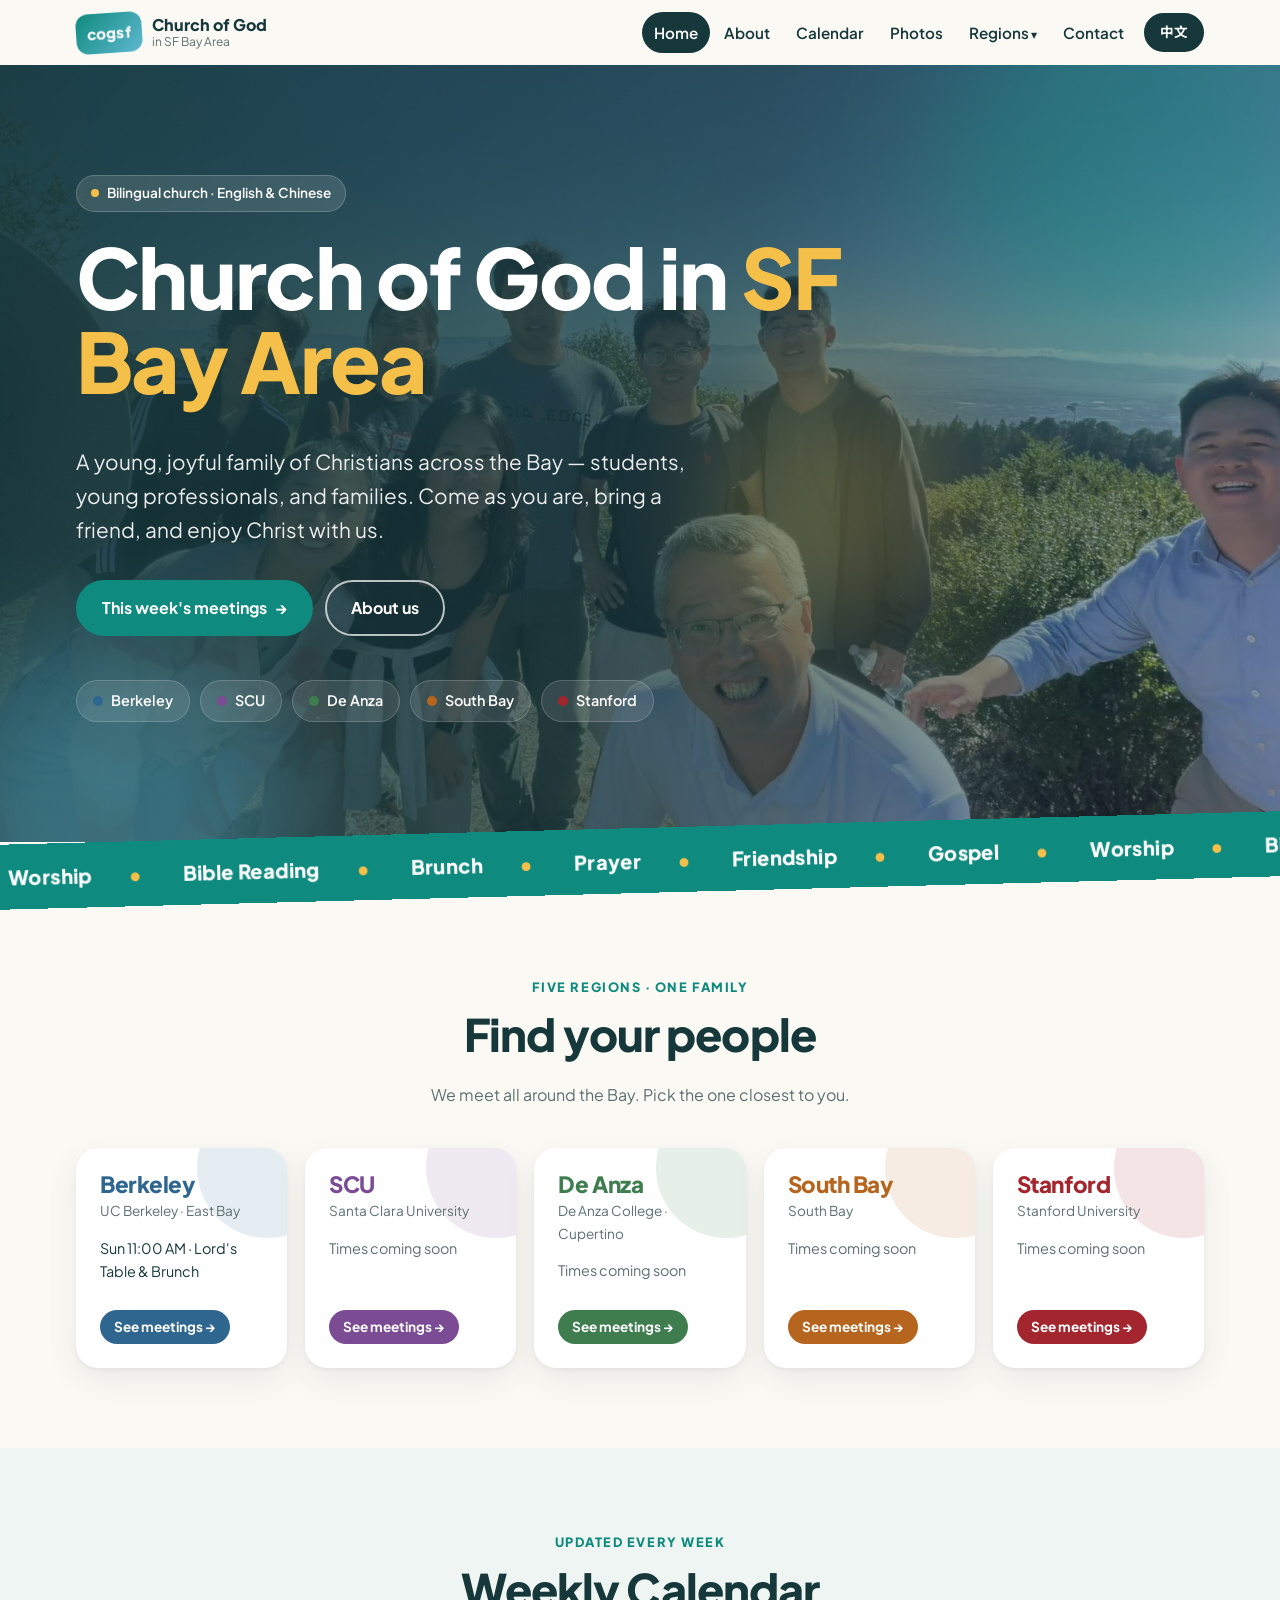
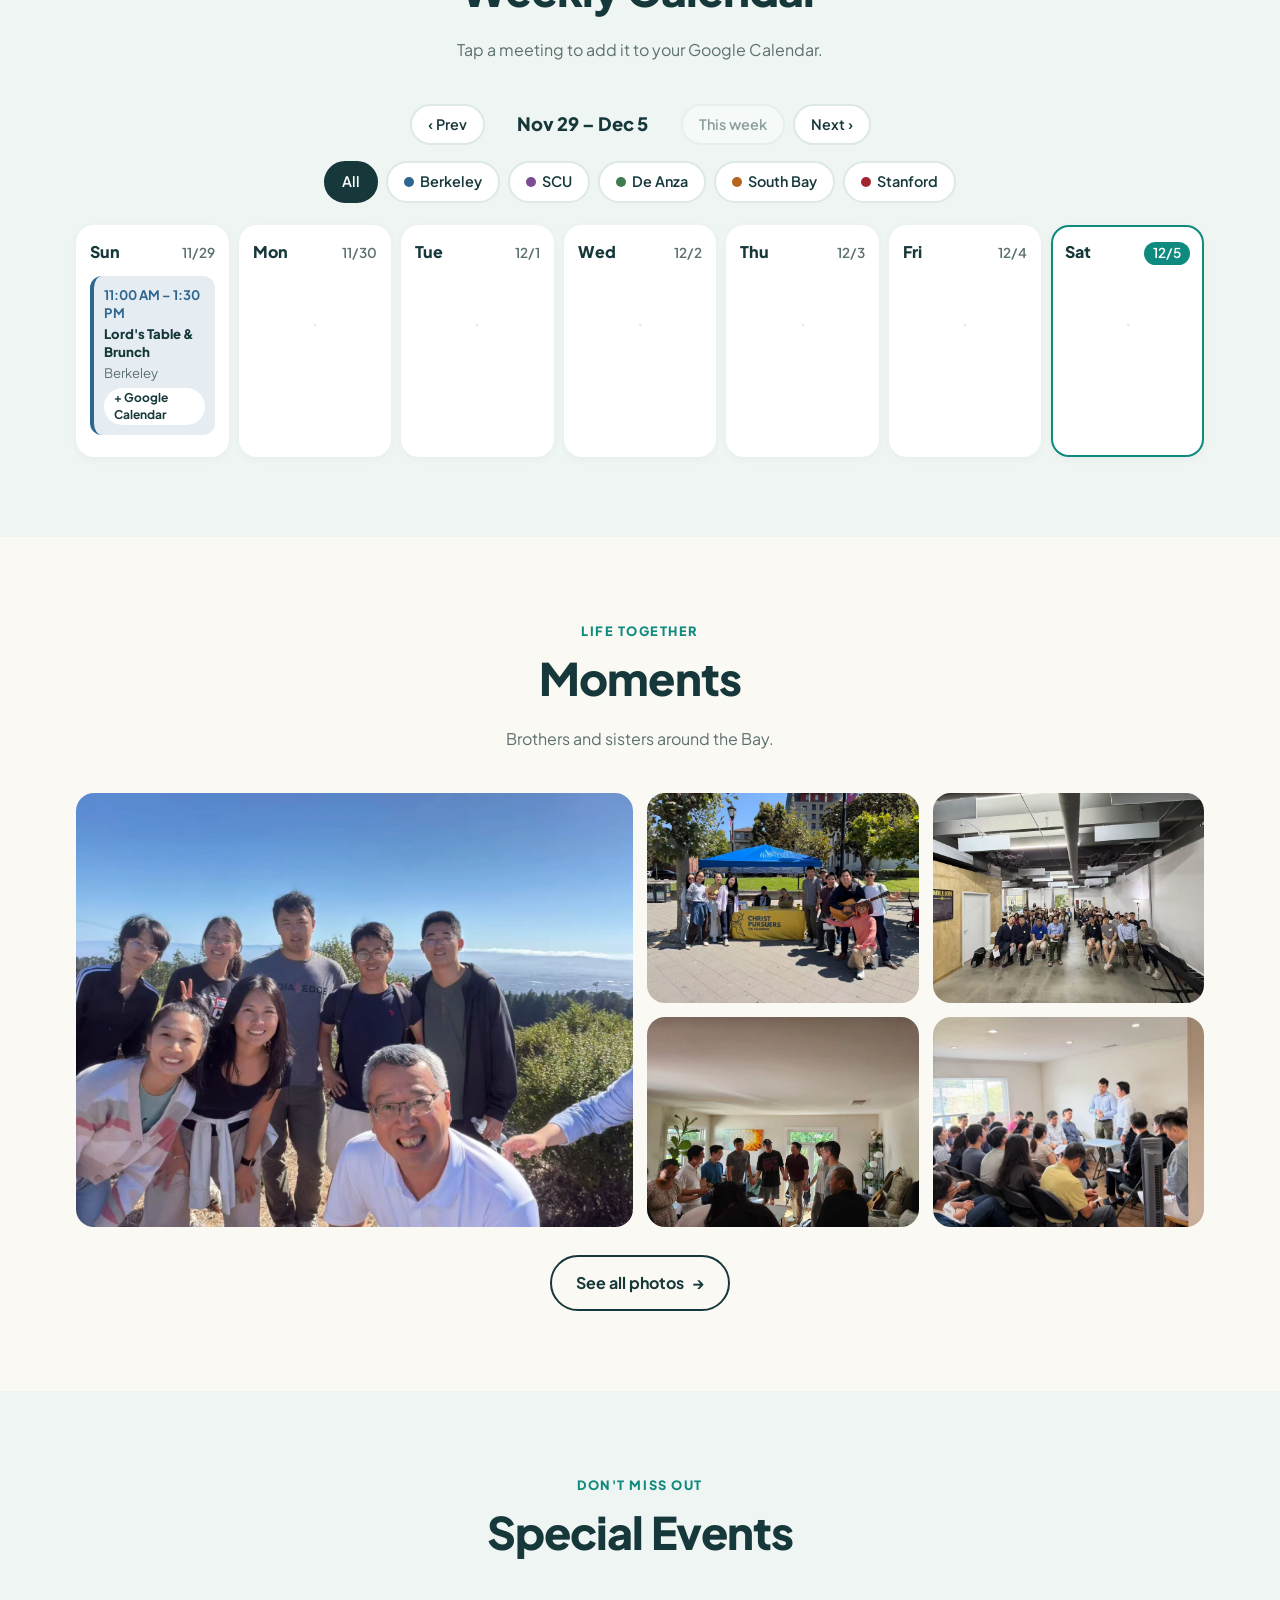
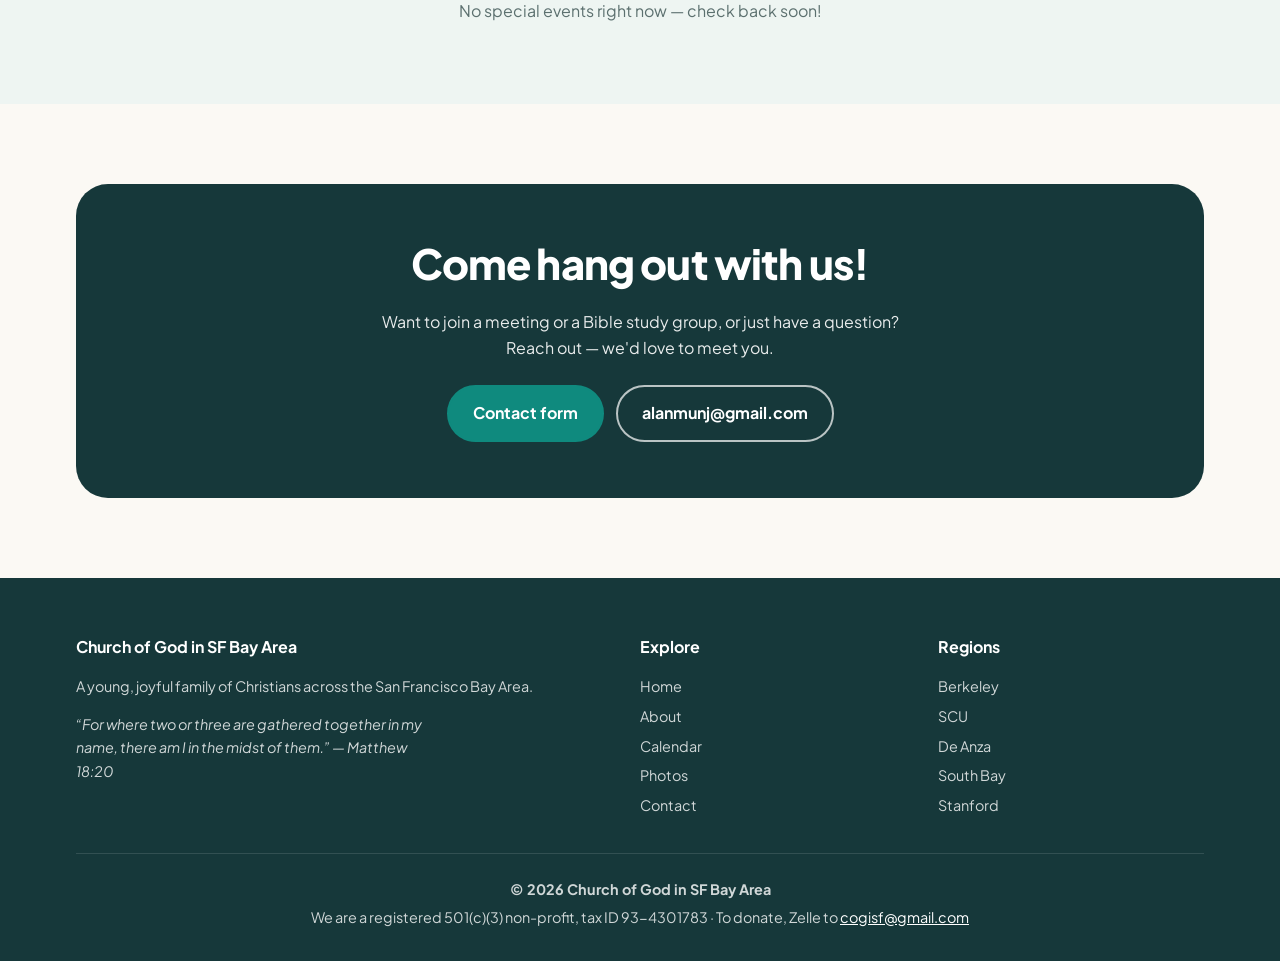
<file: index.html>
<!doctype html>
<html lang="en">
<head>
  <meta charset="utf-8">
  <meta name="viewport" content="width=device-width, initial-scale=1">
  <title>Church of God in SF Bay Area</title>
  <meta name="description" content="Church of God in SF Bay Area (旧金山湾区教会) — a young, bilingual (English & 中文) Christian church meeting in Berkeley, Stanford, Santa Clara (SCU), De Anza and the South Bay. See weekly meetings, Bible studies and events.">
  <link rel="canonical" href="https://cog-sf-bay.pages.dev/">
  <meta property="og:type" content="website">
  <meta property="og:site_name" content="Church of God in SF Bay Area">
  <meta property="og:title" content="Church of God in SF Bay Area">
  <meta property="og:description" content="A young, joyful family of Christians across the SF Bay Area. Weekly meetings in Berkeley, Stanford, SCU, De Anza and the South Bay.">
  <meta property="og:url" content="https://cog-sf-bay.pages.dev/">
  <link rel="icon" href="favicon.svg" type="image/svg+xml">
  <script>try{if(localStorage.getItem("lang")==="zh")document.documentElement.lang="zh-CN"}catch(e){}</script>
  <link rel="preconnect" href="https://fonts.googleapis.com">
  <link rel="preconnect" href="https://fonts.gstatic.com" crossorigin>
  <link rel="stylesheet" href="https://fonts.googleapis.com/css2?family=Plus+Jakarta+Sans:wght@400;600;700;800&family=Noto+Sans+SC:wght@400;700;800&display=swap">
  <link rel="stylesheet" href="css/style.css">
  <script type="application/ld+json">
  {
    "@context": "https://schema.org",
    "@type": "Church",
    "name": "Church of God in SF Bay Area",
    "alternateName": "旧金山湾区教会",
    "url": "https://cog-sf-bay.pages.dev/",
    "email": "alanmunj@gmail.com",
    "areaServed": ["Berkeley", "Stanford", "Santa Clara", "Cupertino", "San Francisco Bay Area"],
    "knowsLanguage": ["en", "zh"]
  }
  </script>
</head>
<body data-title-en="Church of God in SF Bay Area" data-title-zh="旧金山湾区教会">
  <header id="site-header"></header>

  <main>
    <section class="hero">
      <span class="blob b1"></span><span class="blob b2"></span><span class="blob b3"></span>
      <div class="container">
        <div class="hero-badge"><span class="pulse"></span>
          <span class="en">Bilingual church · English &amp; Chinese</span><span class="zh">双语教会 · English &amp; 中文</span>
        </div>
        <h1>
          <span class="en">Church of God in <span class="hl">SF Bay Area</span></span>
          <span class="zh">旧金山<span class="hl">湾区</span>教会</span>
        </h1>
        <p class="lead">
          <span class="en">A young, joyful family of Christians across the Bay — students, young professionals, and families. Come as you are, bring a friend, and enjoy Christ with us.</span>
          <span class="zh">湾区一群年轻、喜乐的基督徒，像一个大家庭——有学生、年轻上班族，也有家庭。欢迎你就这样来，带上朋友，与我们一同享受基督！</span>
        </p>
        <div class="hero-ctas">
          <a class="btn" href="#calendar"><span class="en">This week's meetings</span><span class="zh">查看本周聚会</span> →</a>
          <a class="btn btn-outline-white" href="about.html"><span class="en">About us</span><span class="zh">关于我们</span></a>
        </div>
        <div class="hero-chips" id="hero-chips"></div>
      </div>
    </section>

    <div class="marquee" aria-hidden="true">
      <div class="marquee-track">
        <span class="en">Worship</span><span class="zh">敬拜</span><span class="star">•</span>
        <span class="en">Bible Reading</span><span class="zh">读经</span><span class="star">•</span>
        <span class="en">Brunch</span><span class="zh">爱筵</span><span class="star">•</span>
        <span class="en">Prayer</span><span class="zh">祷告</span><span class="star">•</span>
        <span class="en">Friendship</span><span class="zh">交通</span><span class="star">•</span>
        <span class="en">Gospel</span><span class="zh">福音</span><span class="star">•</span>
        <span class="en">Worship</span><span class="zh">敬拜</span><span class="star">•</span>
        <span class="en">Bible Reading</span><span class="zh">读经</span><span class="star">•</span>
        <span class="en">Brunch</span><span class="zh">爱筵</span><span class="star">•</span>
        <span class="en">Prayer</span><span class="zh">祷告</span><span class="star">•</span>
        <span class="en">Friendship</span><span class="zh">交通</span><span class="star">•</span>
        <span class="en">Gospel</span><span class="zh">福音</span><span class="star">•</span>
      </div>
    </div>

    <section id="regions">
      <div class="container">
        <div class="section-head reveal">
          <span class="eyebrow"><span class="en">Five regions · one family</span><span class="zh">五个区 · 一个家</span></span>
          <h2 class="section-title"><span class="en">Find your people</span><span class="zh">找到你的小组</span></h2>
          <p><span class="en">We meet all around the Bay. Pick the one closest to you.</span><span class="zh">我们在湾区各地聚会，选一个离你最近的吧。</span></p>
        </div>
        <div class="region-grid reveal" id="regions-root"></div>
      </div>
    </section>

    <section id="calendar" class="calendar-section">
      <div class="container">
        <div class="section-head reveal">
          <span class="eyebrow"><span class="en">Updated every week</span><span class="zh">每周更新</span></span>
          <h2 class="section-title"><span class="en">Weekly Calendar</span><span class="zh">每周日历</span></h2>
          <p><span class="en">Tap a meeting to add it to your Google Calendar.</span><span class="zh">点一下就能把聚会加入你的 Google 日历。</span></p>
        </div>
        <div id="calendar-root" class="reveal"></div>
      </div>
    </section>

    <section id="photos">
      <div class="container">
        <div class="section-head reveal">
          <span class="eyebrow"><span class="en">Life together</span><span class="zh">一同生活</span></span>
          <h2 class="section-title"><span class="en">Moments</span><span class="zh">精彩瞬间</span></h2>
          <p><span class="en">Brothers and sisters around the Bay.</span><span class="zh">湾区的弟兄姊妹们。</span></p>
        </div>
        <div id="gallery-root" data-limit="5"></div>
        <div class="photos-cta"><a class="btn btn-ghost" href="photos.html"><span class="en">See all photos</span><span class="zh">查看全部照片</span> →</a></div>
      </div>
    </section>

    <section class="calendar-section">
      <div class="container">
        <div class="section-head reveal">
          <span class="eyebrow"><span class="en">Don't miss out</span><span class="zh">别错过</span></span>
          <h2 class="section-title"><span class="en">Special Events</span><span class="zh">特别聚会</span></h2>
        </div>
        <div id="events-root"></div>
      </div>
    </section>

    <section id="contact">
      <div class="container">
        <div class="cta-band reveal">
          <span class="blob b1"></span><span class="blob b2"></span>
          <h2><span class="en">Come hang out with us!</span><span class="zh">欢迎来和我们一起！</span></h2>
          <p><span class="en">Want to join a meeting or a Bible study group, or just have a question? Reach out — we'd love to meet you.</span><span class="zh">想参加聚会、读经小组，或者有任何问题？欢迎联系我们，很期待认识你！</span></p>
          <div id="contact-root"></div>
        </div>
      </div>
    </section>
  </main>

  <footer id="site-footer"></footer>

  <script src="data/site.js"></script>
  <script src="data/schedule.js"></script>
  <script src="data/photos.js"></script>
  <script src="js/app.js"></script>
</body>
</html>
</file>
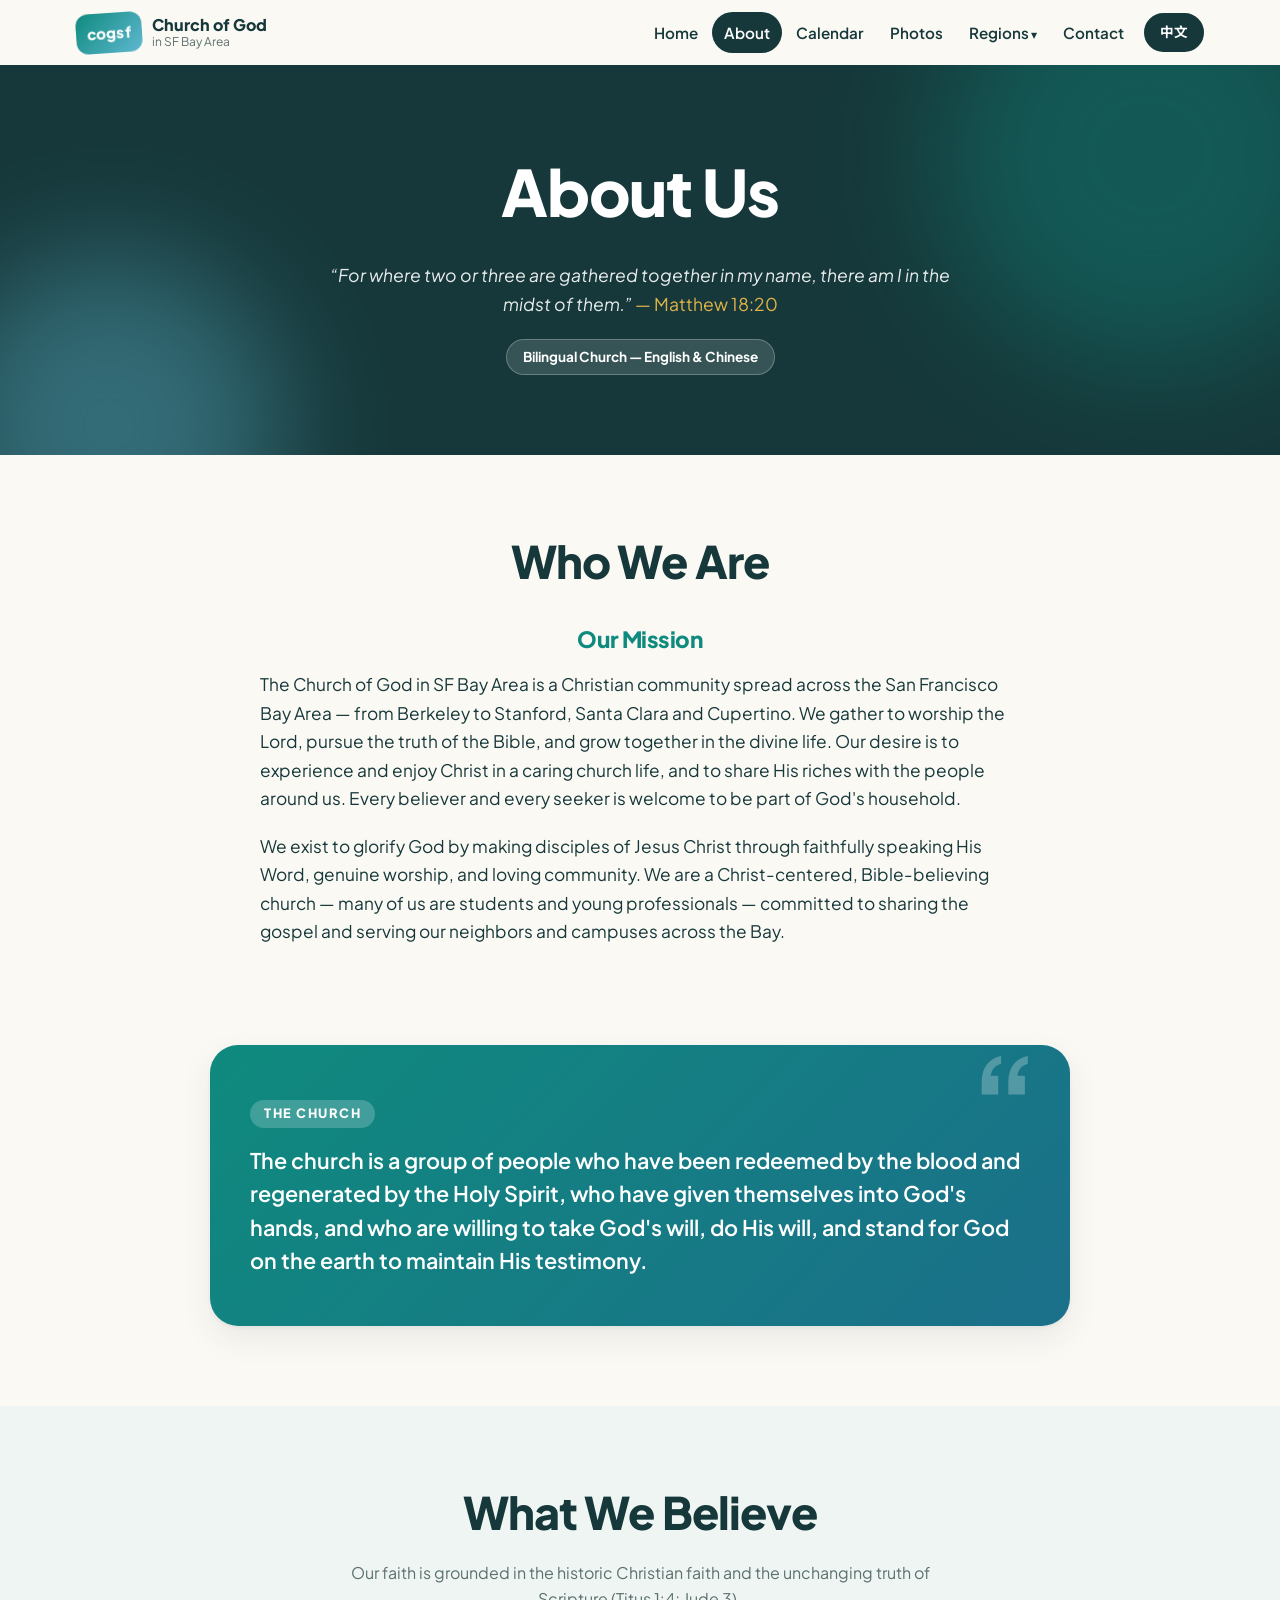
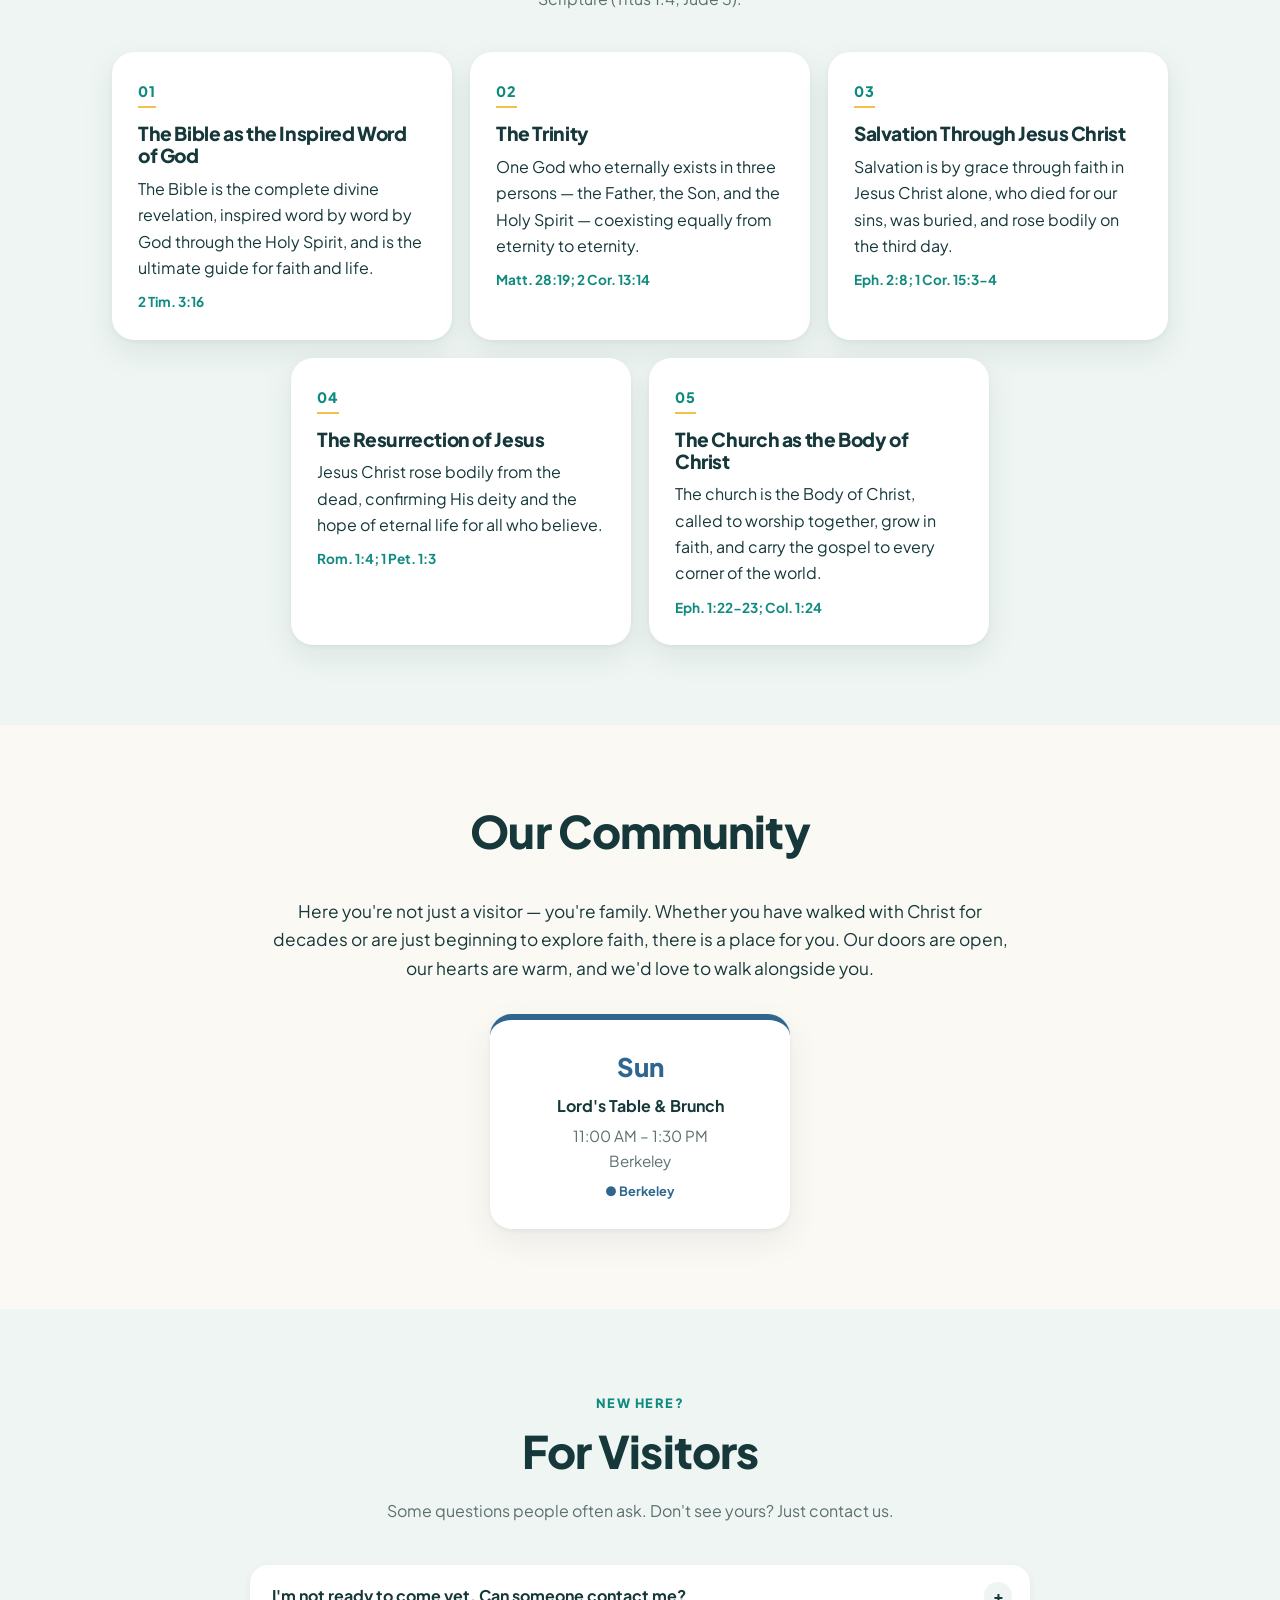
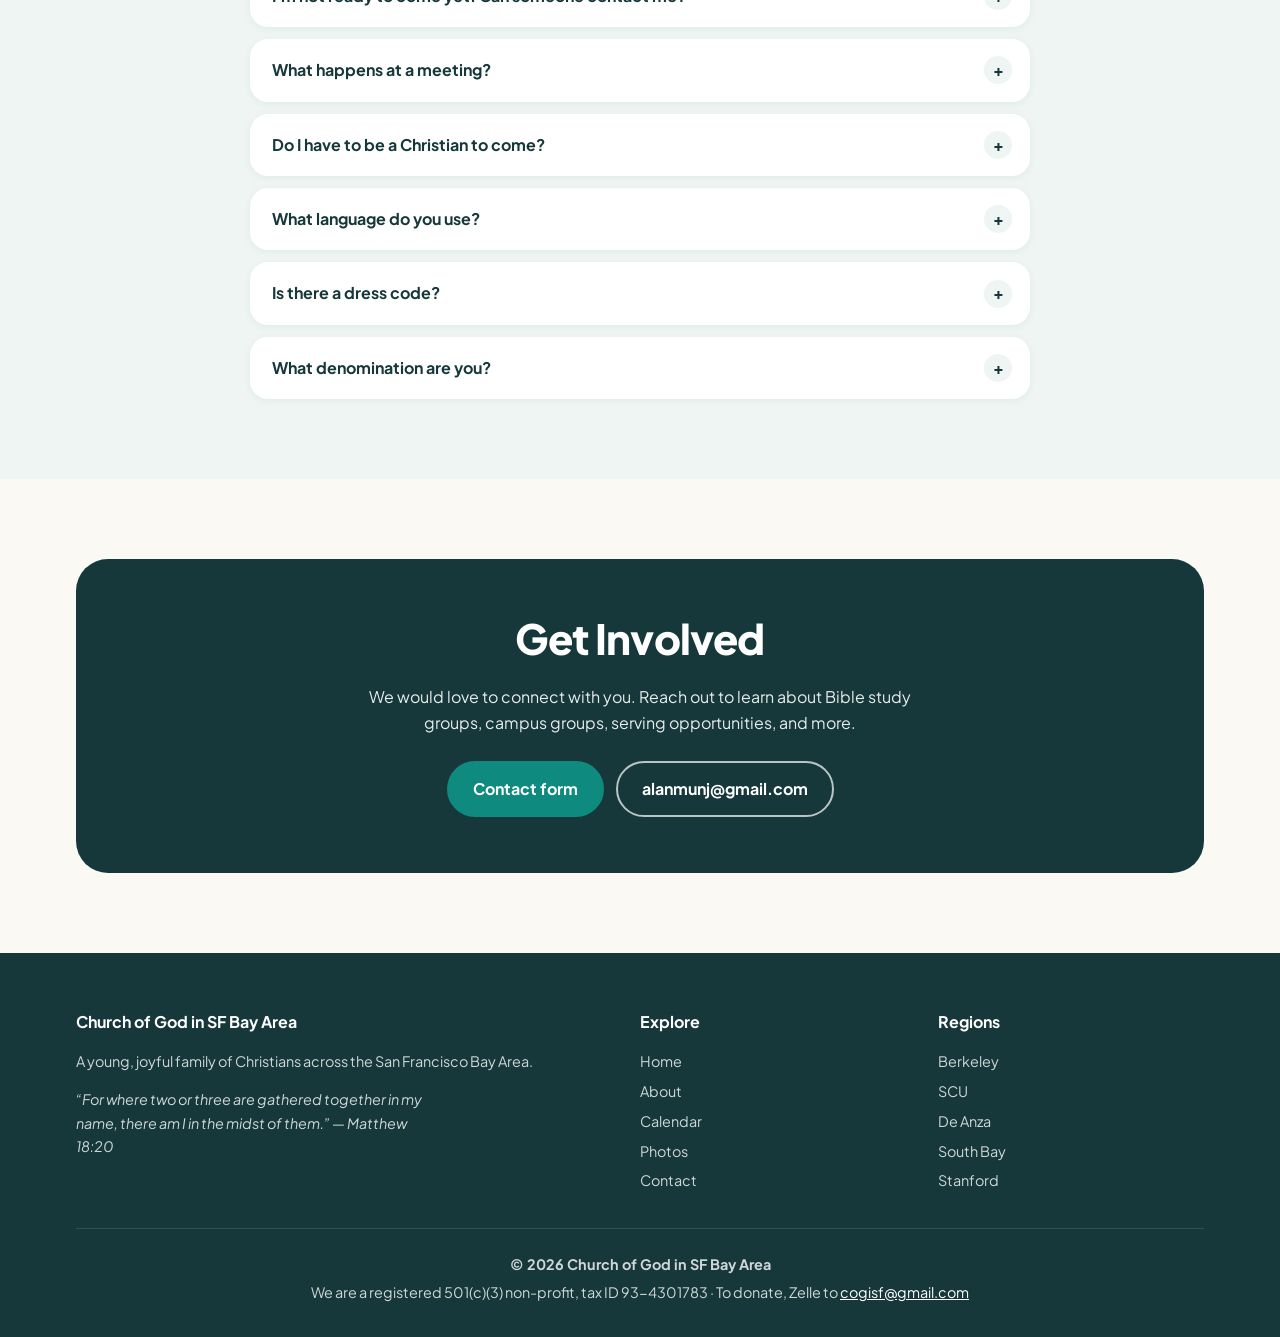
<file: about.html>
<!doctype html>
<html lang="en">
<head>
  <meta charset="utf-8">
  <meta name="viewport" content="width=device-width, initial-scale=1">
  <title>About Us · Church of God in SF Bay Area</title>
  <meta name="description" content="About the Church of God in SF Bay Area (旧金山湾区教会): who we are, what we believe, our community, and answers for first-time visitors.">
  <link rel="canonical" href="https://cog-sf-bay.pages.dev/about">
  <meta property="og:type" content="website">
  <meta property="og:site_name" content="Church of God in SF Bay Area">
  <meta property="og:title" content="About Us · Church of God in SF Bay Area">
  <meta property="og:url" content="https://cog-sf-bay.pages.dev/about">
  <link rel="icon" href="favicon.svg" type="image/svg+xml">
  <script>try{if(localStorage.getItem("lang")==="zh")document.documentElement.lang="zh-CN"}catch(e){}</script>
  <link rel="preconnect" href="https://fonts.googleapis.com">
  <link rel="preconnect" href="https://fonts.gstatic.com" crossorigin>
  <link rel="stylesheet" href="https://fonts.googleapis.com/css2?family=Plus+Jakarta+Sans:wght@400;600;700;800&family=Noto+Sans+SC:wght@400;700;800&display=swap">
  <link rel="stylesheet" href="css/style.css">
</head>
<body data-title-en="About Us · Church of God in SF Bay Area" data-title-zh="关于我们 · 旧金山湾区教会">
  <header id="site-header"></header>

  <main>
    <section class="page-hero">
      <span class="blob b1"></span><span class="blob b2"></span>
      <div class="container">
        <h1><span class="en">About Us</span><span class="zh">关于我们</span></h1>
        <p class="verse">
          <span class="en">“For where two or three are gathered together in my name, there am I in the midst of them.” <cite>— Matthew 18:20</cite></span>
          <span class="zh">“因为无论在哪里，有两三个人奉我的名聚会，那里就有我在他们中间。” <cite>—— 马太福音 18:20</cite></span>
        </p>
        <span class="pill"><span class="en">Bilingual Church — English &amp; Chinese</span><span class="zh">双语教会 — English &amp; 中文</span></span>
      </div>
    </section>

    <!-- Who We Are -->
    <section>
      <div class="container">
        <div class="section-head reveal">
          <h2 class="section-title"><span class="en">Who We Are</span><span class="zh">我们是谁</span></h2>
        </div>
        <div class="prose reveal">
          <h3 class="mission-title"><span class="en">Our Mission</span><span class="zh">我们的使命</span></h3>
          <p>
            <span class="en">The Church of God in SF Bay Area is a Christian community spread across the San Francisco Bay Area — from Berkeley to Stanford, Santa Clara and Cupertino. We gather to worship the Lord, pursue the truth of the Bible, and grow together in the divine life. Our desire is to experience and enjoy Christ in a caring church life, and to share His riches with the people around us. Every believer and every seeker is welcome to be part of God's household.</span>
            <span class="zh">旧金山湾区教会是遍布湾区的一群基督徒——从伯克利到斯坦福、圣塔克拉拉和库比蒂诺。我们聚在一起敬拜主、追求圣经的真理，并在神圣的生命里一同长大。我们的心愿是在彼此相顾的教会生活中经历并享受基督，也把基督的丰富分享给身边的人。欢迎每一位信徒和慕道朋友来成为神家里的人。</span>
          </p>
          <p>
            <span class="en">We exist to glorify God by making disciples of Jesus Christ through faithfully speaking His Word, genuine worship, and loving community. We are a Christ-centered, Bible-believing church — many of us are students and young professionals — committed to sharing the gospel and serving our neighbors and campuses across the Bay.</span>
            <span class="zh">我们存在是为了荣耀神：借着忠信地讲说神的话、真实的敬拜和相爱的群体，使人作耶稣基督的门徒。我们是以基督为中心、相信圣经的教会——其中很多是学生和年轻上班族——致力于传扬福音，服事湾区的邻舍和校园。</span>
          </p>
        </div>
      </div>
    </section>

    <!-- The Church -->
    <section style="padding-top: 0">
      <div class="container">
        <blockquote class="church-quote reveal">
          <span class="label"><span class="en">THE CHURCH</span><span class="zh">教会</span></span><br>
          <span class="en">The church is a group of people who have been redeemed by the blood and regenerated by the Holy Spirit, who have given themselves into God's hands, and who are willing to take God's will, do His will, and stand for God on the earth to maintain His testimony.</span>
          <span class="zh">教会是一班被血救赎、被圣灵重生的人，他们把自己交在神的手中，愿意接受神的旨意、遵行神的旨意，在地上为神站住，维持神的见证。</span>
        </blockquote>
      </div>
    </section>

    <!-- What We Believe -->
    <section class="calendar-section">
      <div class="container">
        <div class="section-head reveal">
          <h2 class="section-title"><span class="en">What We Believe</span><span class="zh">我们的信仰</span></h2>
          <p><span class="en">Our faith is grounded in the historic Christian faith and the unchanging truth of Scripture (Titus 1:4; Jude 3).</span><span class="zh">我们的信仰建立在历代基督徒共同的信仰和永不改变的圣经真理上（多一4；犹3）。</span></p>
        </div>
        <div class="belief-grid">
          <div class="belief reveal">
            <div class="num">01</div>
            <h3><span class="en">The Bible as the Inspired Word of God</span><span class="zh">圣经是神所默示的话</span></h3>
            <p><span class="en">The Bible is the complete divine revelation, inspired word by word by God through the Holy Spirit, and is the ultimate guide for faith and life.</span><span class="zh">圣经是神完整的启示，是神借着圣灵逐字默示的，是信仰和生活最终的准则。</span></p>
            <div class="refs"><span class="en">2 Tim. 3:16</span><span class="zh">提后三16</span></div>
          </div>
          <div class="belief reveal">
            <div class="num">02</div>
            <h3><span class="en">The Trinity</span><span class="zh">三一神</span></h3>
            <p><span class="en">One God who eternally exists in three persons — the Father, the Son, and the Holy Spirit — coexisting equally from eternity to eternity.</span><span class="zh">独一的神，永远存在为父、子、圣灵三者，从永远到永远同时并存、同等。</span></p>
            <div class="refs"><span class="en">Matt. 28:19; 2 Cor. 13:14</span><span class="zh">太二八19；林后十三14</span></div>
          </div>
          <div class="belief reveal">
            <div class="num">03</div>
            <h3><span class="en">Salvation Through Jesus Christ</span><span class="zh">借着耶稣基督得救</span></h3>
            <p><span class="en">Salvation is by grace through faith in Jesus Christ alone, who died for our sins, was buried, and rose bodily on the third day.</span><span class="zh">得救是本乎恩、借着信，唯独信耶稣基督。祂为我们的罪死了，埋葬了，第三天身体复活。</span></p>
            <div class="refs"><span class="en">Eph. 2:8; 1 Cor. 15:3-4</span><span class="zh">弗二8；林前十五3～4</span></div>
          </div>
          <div class="belief reveal">
            <div class="num">04</div>
            <h3><span class="en">The Resurrection of Jesus</span><span class="zh">耶稣的复活</span></h3>
            <p><span class="en">Jesus Christ rose bodily from the dead, confirming His deity and the hope of eternal life for all who believe.</span><span class="zh">耶稣基督身体从死里复活，证实祂是神，也给一切信的人永远生命的盼望。</span></p>
            <div class="refs"><span class="en">Rom. 1:4; 1 Pet. 1:3</span><span class="zh">罗一4；彼前一3</span></div>
          </div>
          <div class="belief reveal">
            <div class="num">05</div>
            <h3><span class="en">The Church as the Body of Christ</span><span class="zh">教会是基督的身体</span></h3>
            <p><span class="en">The church is the Body of Christ, called to worship together, grow in faith, and carry the gospel to every corner of the world.</span><span class="zh">教会是基督的身体，蒙召一同敬拜、在信心里长大，并把福音带到地极。</span></p>
            <div class="refs"><span class="en">Eph. 1:22-23; Col. 1:24</span><span class="zh">弗一22～23；西一24</span></div>
          </div>
        </div>
      </div>
    </section>

    <!-- Our Community -->
    <section>
      <div class="container">
        <div class="section-head reveal">
          <h2 class="section-title"><span class="en">Our Community</span><span class="zh">我们的群体</span></h2>
        </div>
        <div class="prose reveal" style="text-align:center; margin-bottom: 32px">
          <p>
            <span class="en">Here you're not just a visitor — you're family. Whether you have walked with Christ for decades or are just beginning to explore faith, there is a place for you. Our doors are open, our hearts are warm, and we'd love to walk alongside you.</span>
            <span class="zh">在这里，你不只是访客，而是家人。不论你已经跟随基督几十年，还是刚开始认识信仰，这里都有你的位置。我们的门敞开着，我们的心是火热的，很愿意与你同行。</span>
          </p>
        </div>
        <div id="weekly-root" class="reveal"></div>
      </div>
    </section>

    <!-- For Visitors (FAQ) -->
    <section class="calendar-section">
      <div class="container">
        <div class="section-head reveal">
          <span class="eyebrow"><span class="en">New here?</span><span class="zh">第一次来？</span></span>
          <h2 class="section-title"><span class="en">For Visitors</span><span class="zh">给新朋友</span></h2>
          <p><span class="en">Some questions people often ask. Don't see yours? Just contact us.</span><span class="zh">大家常问的问题。没有找到你的问题？欢迎直接联系我们。</span></p>
        </div>
        <div class="faq reveal">
          <details>
            <summary><span class="en">I'm not ready to come yet. Can someone contact me?</span><span class="zh">我还没准备好来聚会，可以先有人联系我吗？</span></summary>
            <div class="answer"><span class="en">Of course! Coming to a meeting isn't the only way to get to know us. Leave your contact info through the contact form and we'll reach out in whatever way is most comfortable for you.</span><span class="zh">当然可以！来聚会不是认识我们的唯一方式。通过联系表格留下你的联系方式，我们会用你觉得最舒服的方式联系你。</span></div>
          </details>
          <details>
            <summary><span class="en">What happens at a meeting?</span><span class="zh">聚会是什么样的？</span></summary>
            <div class="answer"><span class="en">Expect a warm welcome and joyful people. We sing to the Lord, read and share the Bible, pray together, and often share a meal. There's no fixed ritual — we simply want to worship the Lord in spirit and truthfulness (John 4:24).</span><span class="zh">你会受到热情的欢迎，见到一群喜乐的人。我们一起向主唱诗、读经分享、祷告，常常也一起吃饭。没有固定的仪式——我们只是愿意在灵和真实里敬拜主（约四24）。</span></div>
          </details>
          <details>
            <summary><span class="en">Do I have to be a Christian to come?</span><span class="zh">一定要是基督徒才能来吗？</span></summary>
            <div class="answer"><span class="en">Not at all. Friends who are curious about the Bible or about Jesus are very welcome. Come with your questions!</span><span class="zh">完全不用。对圣经或耶稣好奇的朋友都非常欢迎，带着你的问题来吧！</span></div>
          </details>
          <details>
            <summary><span class="en">What language do you use?</span><span class="zh">聚会用什么语言？</span></summary>
            <div class="answer"><span class="en">We are a bilingual church. Meetings use English and Chinese, and someone is always happy to help translate.</span><span class="zh">我们是双语教会，聚会使用英文和中文，也总有人乐意帮忙翻译。</span></div>
          </details>
          <details>
            <summary><span class="en">Is there a dress code?</span><span class="zh">需要穿正装吗？</span></summary>
            <div class="answer"><span class="en">No dress code — come as you are.</span><span class="zh">没有着装要求，穿得自在就好。</span></div>
          </details>
          <details>
            <summary><span class="en">What denomination are you?</span><span class="zh">你们属于哪个宗派？</span></summary>
            <div class="answer"><span class="en">We are not part of any denomination. We simply meet as Christians in the Bay Area and receive all believers, just as Christ has received us (Rom. 15:7).</span><span class="zh">我们不属于任何宗派，只是在湾区单纯地以基督徒的身份聚会，接纳所有信徒，正如基督接纳了我们（罗十五7）。</span></div>
          </details>
        </div>
      </div>
    </section>

    <!-- Get Involved -->
    <section id="contact">
      <div class="container">
        <div class="cta-band reveal">
          <span class="blob b1"></span><span class="blob b2"></span>
          <h2><span class="en">Get Involved</span><span class="zh">参与其中</span></h2>
          <p><span class="en">We would love to connect with you. Reach out to learn about Bible study groups, campus groups, serving opportunities, and more.</span><span class="zh">很希望认识你！欢迎联系我们，了解读经小组、校园小组、服事机会等等。</span></p>
          <div id="contact-root"></div>
        </div>
      </div>
    </section>
  </main>

  <footer id="site-footer"></footer>

  <script src="data/site.js"></script>
  <script src="data/schedule.js"></script>
  <script src="data/photos.js"></script>
  <script src="js/app.js"></script>
</body>
</html>
</file>
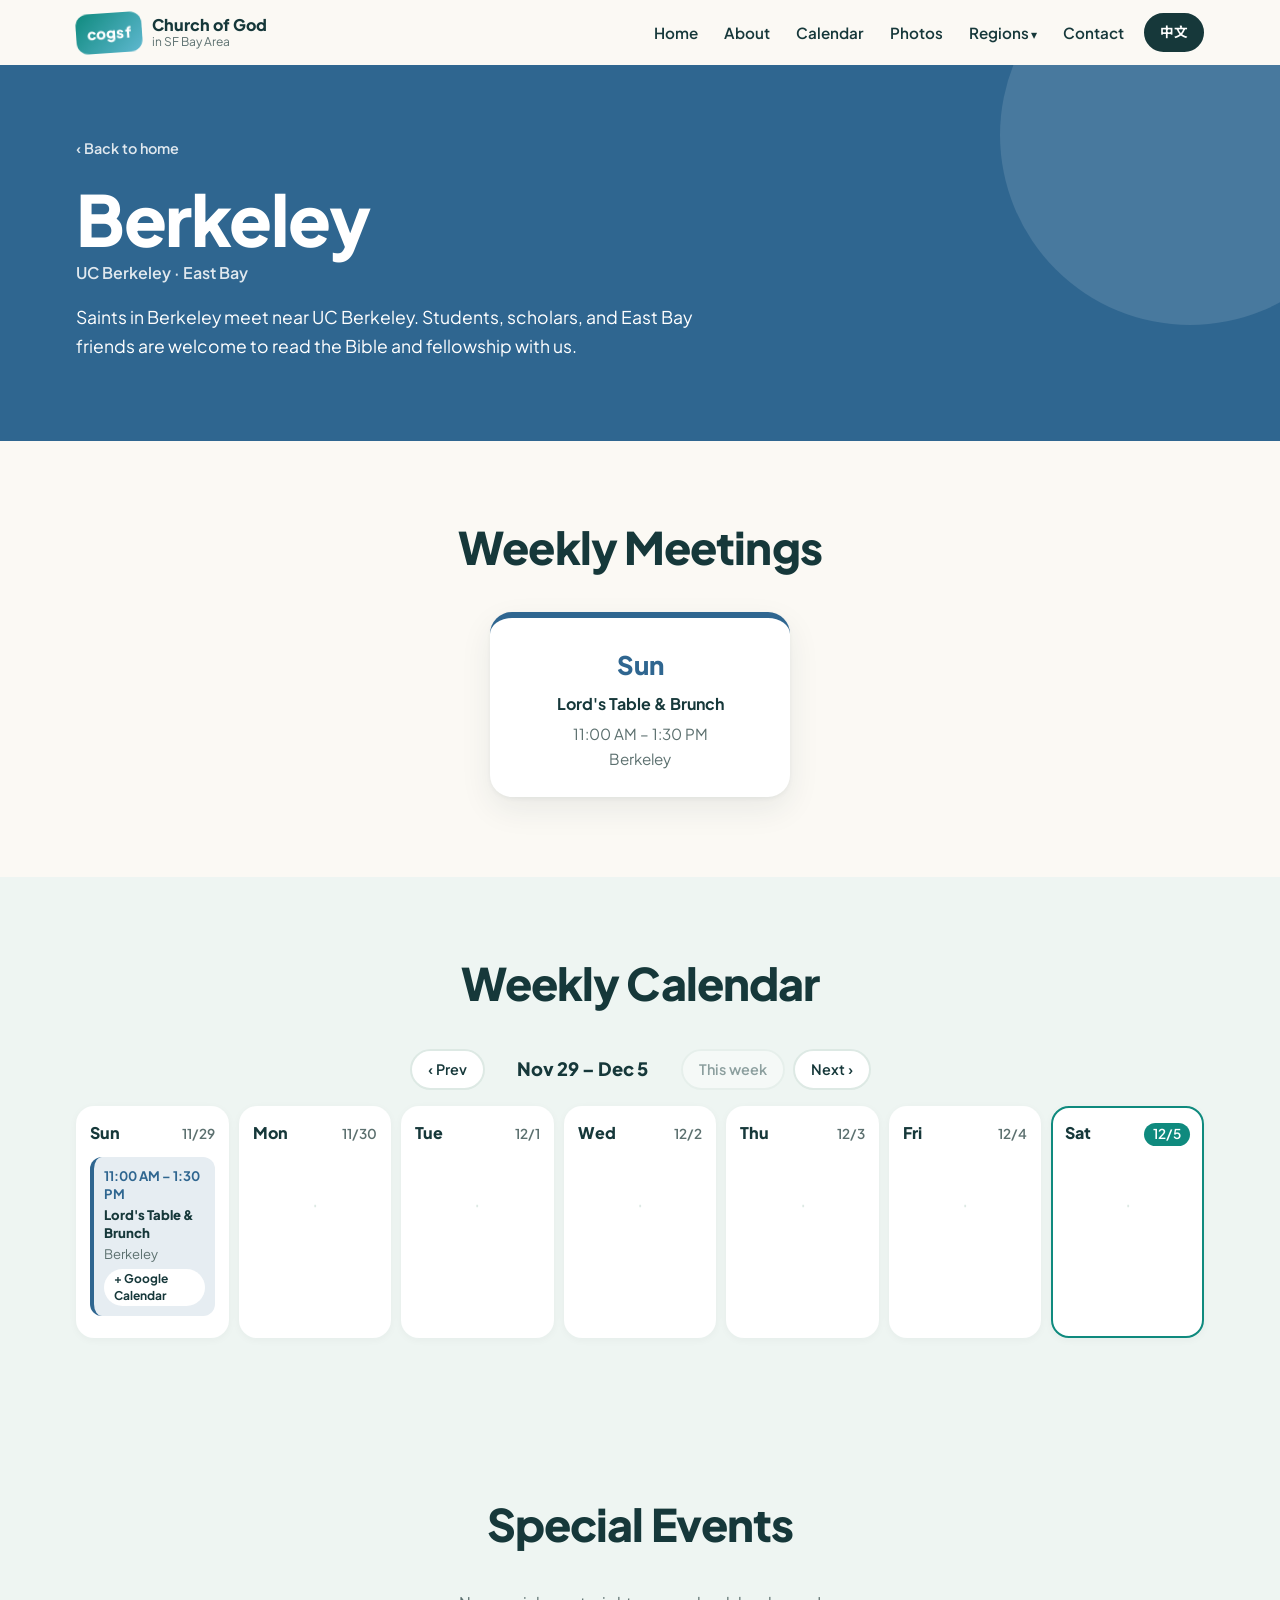
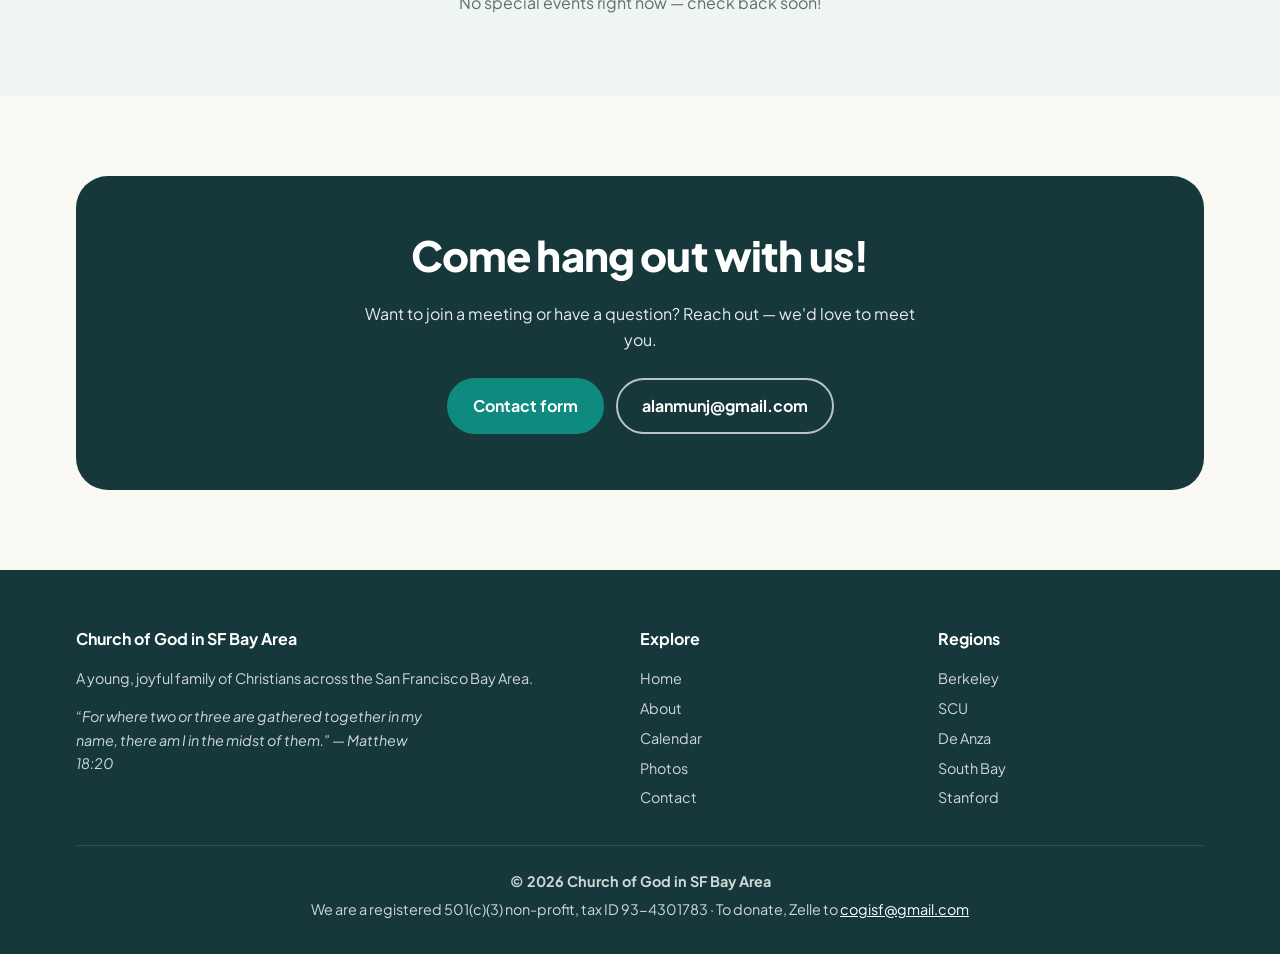
<file: berkeley.html>
<!doctype html>
<html lang="en">
<head>
  <meta charset="utf-8">
  <meta name="viewport" content="width=device-width, initial-scale=1">
  <title>Berkeley · Church of God in SF Bay Area</title>
  <meta name="description" content="Berkeley meetings of the Church of God in SF Bay Area (旧金山湾区教会 · 伯克利) — weekly meeting times, places, and events.">
  <link rel="canonical" href="https://cog-sf-bay.pages.dev/berkeley">
  <meta property="og:type" content="website">
  <meta property="og:site_name" content="Church of God in SF Bay Area">
  <meta property="og:title" content="Berkeley · Church of God in SF Bay Area">
  <meta property="og:url" content="https://cog-sf-bay.pages.dev/berkeley">
  <link rel="icon" href="favicon.svg" type="image/svg+xml">
  <script>try{if(localStorage.getItem("lang")==="zh")document.documentElement.lang="zh-CN"}catch(e){}</script>
  <link rel="preconnect" href="https://fonts.googleapis.com">
  <link rel="preconnect" href="https://fonts.gstatic.com" crossorigin>
  <link rel="stylesheet" href="https://fonts.googleapis.com/css2?family=Plus+Jakarta+Sans:wght@400;600;700;800&family=Noto+Sans+SC:wght@400;700;800&display=swap">
  <link rel="stylesheet" href="css/style.css">
</head>
<body data-region="berkeley">
  <header id="site-header"></header>

  <main>
    <section class="region-hero">
      <div class="container" id="region-hero"></div>
    </section>

    <section>
      <div class="container">
        <div class="section-head reveal">
          <h2 class="section-title"><span class="en">Weekly Meetings</span><span class="zh">固定聚会</span></h2>
        </div>
        <div id="weekly-root" class="reveal"></div>
      </div>
    </section>

    <section id="calendar" class="calendar-section">
      <div class="container">
        <div class="section-head reveal">
          <h2 class="section-title"><span class="en">Weekly Calendar</span><span class="zh">每周日历</span></h2>
        </div>
        <div id="calendar-root" class="reveal"></div>
      </div>
    </section>


    <section class="calendar-section">
      <div class="container">
        <div class="section-head reveal">
          <h2 class="section-title"><span class="en">Special Events</span><span class="zh">特别聚会</span></h2>
        </div>
        <div id="events-root"></div>
      </div>
    </section>

    <section id="contact">
      <div class="container">
        <div class="cta-band reveal">
          <span class="blob b1"></span><span class="blob b2"></span>
          <h2><span class="en">Come hang out with us!</span><span class="zh">欢迎来和我们一起！</span></h2>
          <p><span class="en">Want to join a meeting or have a question? Reach out — we'd love to meet you.</span><span class="zh">想参加聚会或者有任何问题？欢迎联系我们，很期待认识你！</span></p>
          <div id="contact-root"></div>
        </div>
      </div>
    </section>
  </main>

  <footer id="site-footer"></footer>

  <script src="data/site.js"></script>
  <script src="data/schedule.js"></script>
  <script src="data/photos.js"></script>
  <script src="js/app.js"></script>
</body>
</html>
</file>
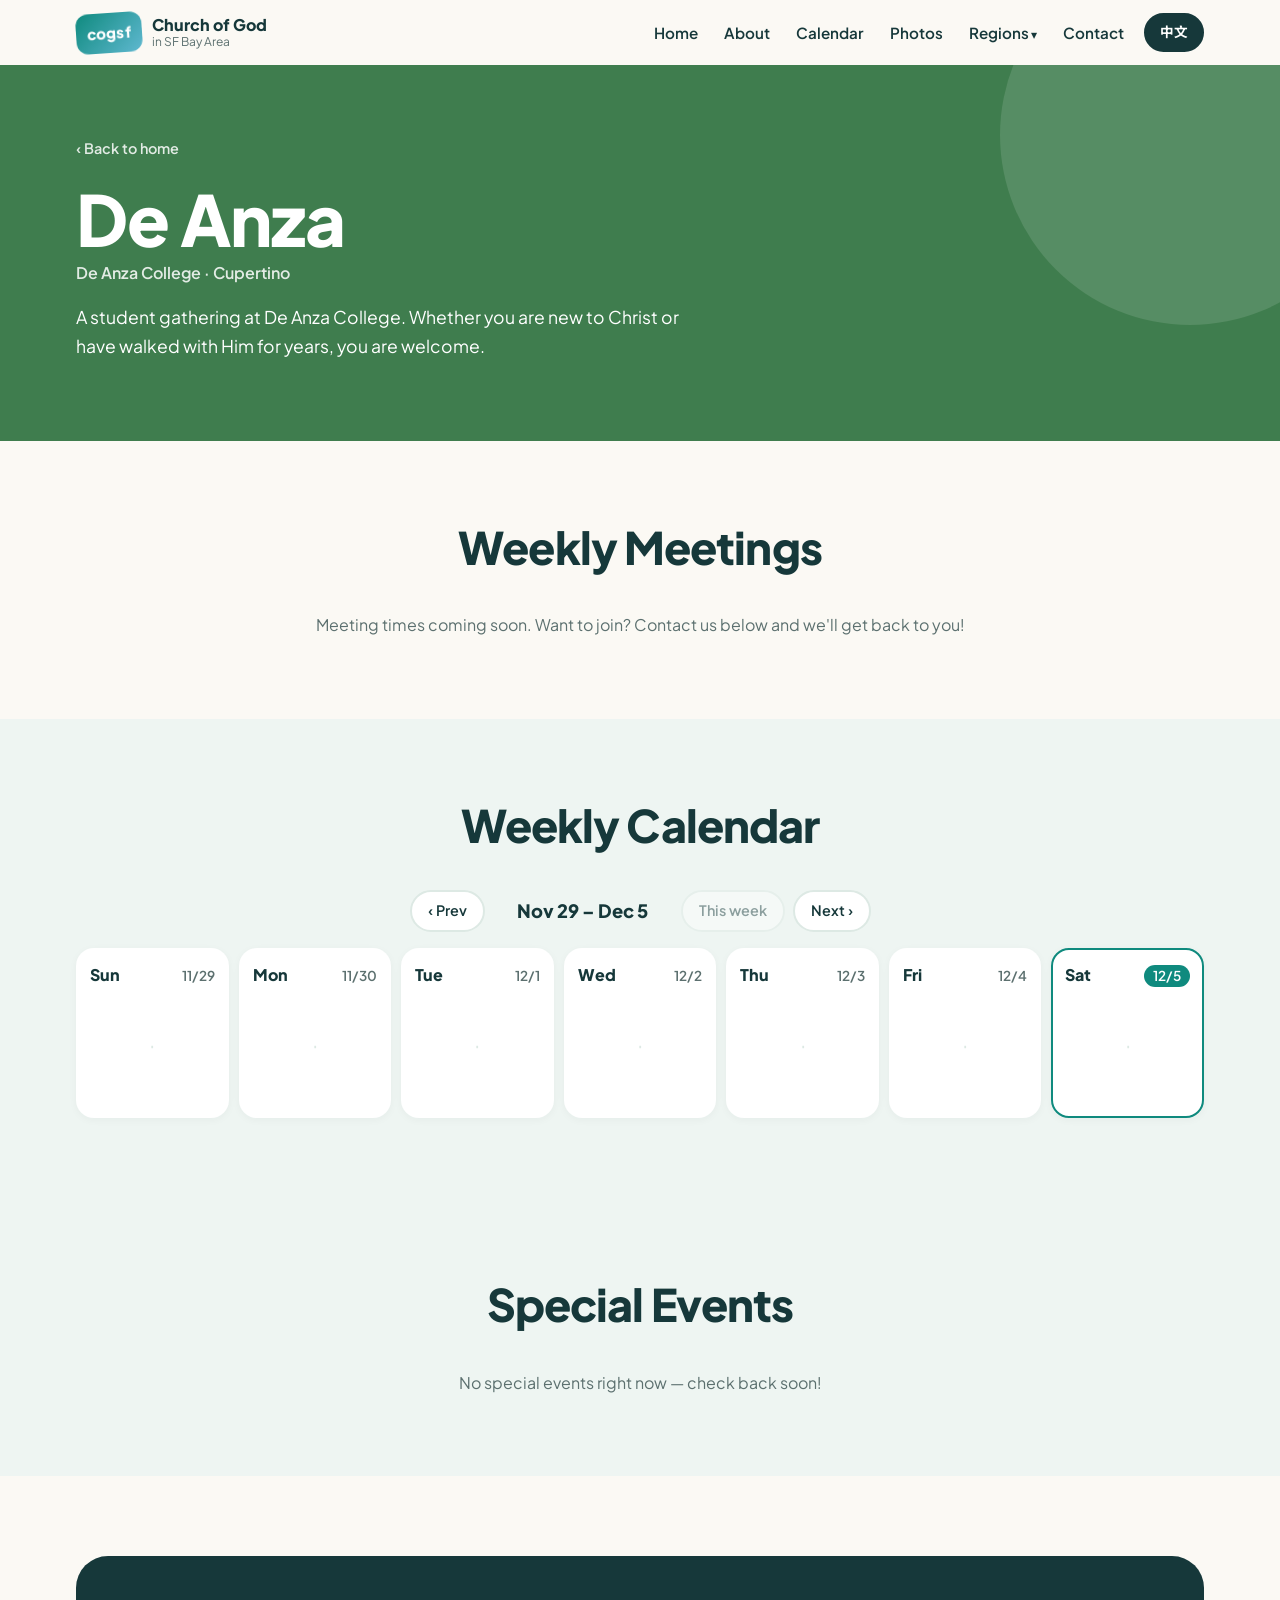
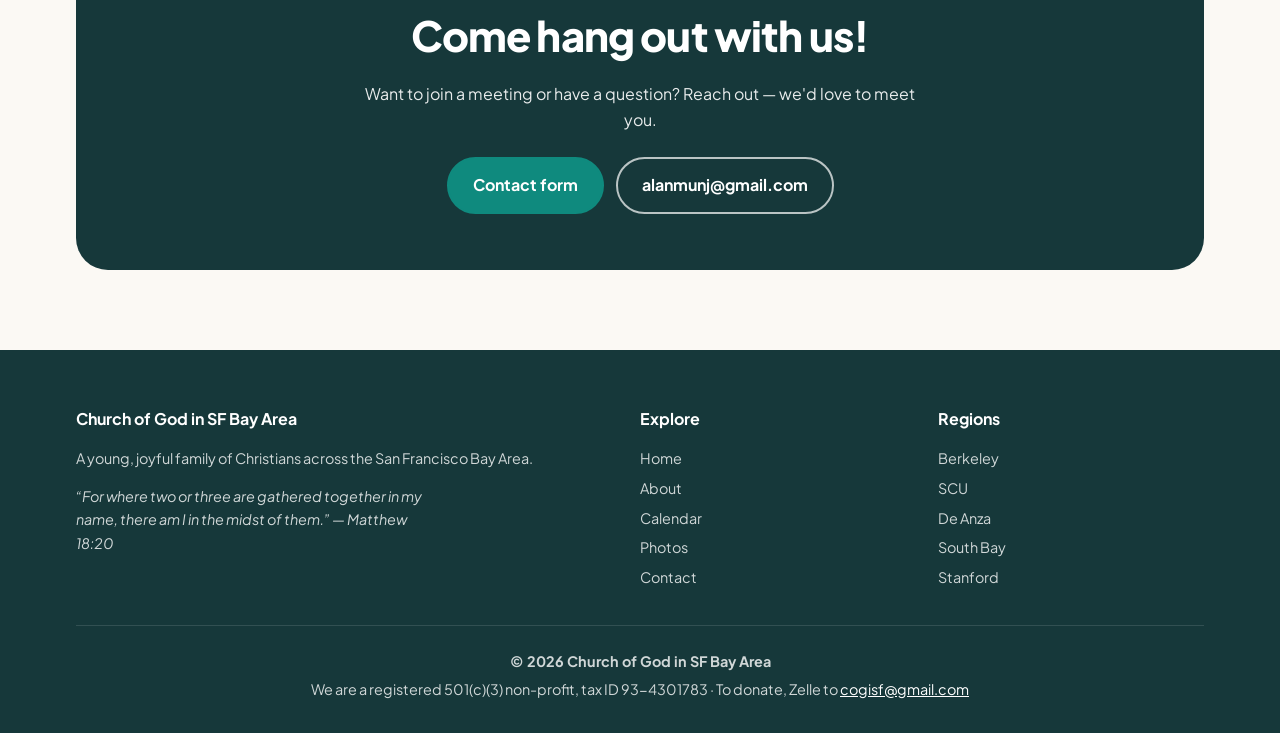
<file: de-anza.html>
<!doctype html>
<html lang="en">
<head>
  <meta charset="utf-8">
  <meta name="viewport" content="width=device-width, initial-scale=1">
  <title>De Anza · Church of God in SF Bay Area</title>
  <meta name="description" content="De Anza meetings of the Church of God in SF Bay Area (旧金山湾区教会 · 迪安萨学院) — weekly meeting times, places, and events.">
  <link rel="canonical" href="https://cog-sf-bay.pages.dev/de-anza">
  <meta property="og:type" content="website">
  <meta property="og:site_name" content="Church of God in SF Bay Area">
  <meta property="og:title" content="De Anza · Church of God in SF Bay Area">
  <meta property="og:url" content="https://cog-sf-bay.pages.dev/de-anza">
  <link rel="icon" href="favicon.svg" type="image/svg+xml">
  <script>try{if(localStorage.getItem("lang")==="zh")document.documentElement.lang="zh-CN"}catch(e){}</script>
  <link rel="preconnect" href="https://fonts.googleapis.com">
  <link rel="preconnect" href="https://fonts.gstatic.com" crossorigin>
  <link rel="stylesheet" href="https://fonts.googleapis.com/css2?family=Plus+Jakarta+Sans:wght@400;600;700;800&family=Noto+Sans+SC:wght@400;700;800&display=swap">
  <link rel="stylesheet" href="css/style.css">
</head>
<body data-region="de-anza">
  <header id="site-header"></header>

  <main>
    <section class="region-hero">
      <div class="container" id="region-hero"></div>
    </section>

    <section>
      <div class="container">
        <div class="section-head reveal">
          <h2 class="section-title"><span class="en">Weekly Meetings</span><span class="zh">固定聚会</span></h2>
        </div>
        <div id="weekly-root" class="reveal"></div>
      </div>
    </section>

    <section id="calendar" class="calendar-section">
      <div class="container">
        <div class="section-head reveal">
          <h2 class="section-title"><span class="en">Weekly Calendar</span><span class="zh">每周日历</span></h2>
        </div>
        <div id="calendar-root" class="reveal"></div>
      </div>
    </section>


    <section class="calendar-section">
      <div class="container">
        <div class="section-head reveal">
          <h2 class="section-title"><span class="en">Special Events</span><span class="zh">特别聚会</span></h2>
        </div>
        <div id="events-root"></div>
      </div>
    </section>

    <section id="contact">
      <div class="container">
        <div class="cta-band reveal">
          <span class="blob b1"></span><span class="blob b2"></span>
          <h2><span class="en">Come hang out with us!</span><span class="zh">欢迎来和我们一起！</span></h2>
          <p><span class="en">Want to join a meeting or have a question? Reach out — we'd love to meet you.</span><span class="zh">想参加聚会或者有任何问题？欢迎联系我们，很期待认识你！</span></p>
          <div id="contact-root"></div>
        </div>
      </div>
    </section>
  </main>

  <footer id="site-footer"></footer>

  <script src="data/site.js"></script>
  <script src="data/schedule.js"></script>
  <script src="data/photos.js"></script>
  <script src="js/app.js"></script>
</body>
</html>
</file>
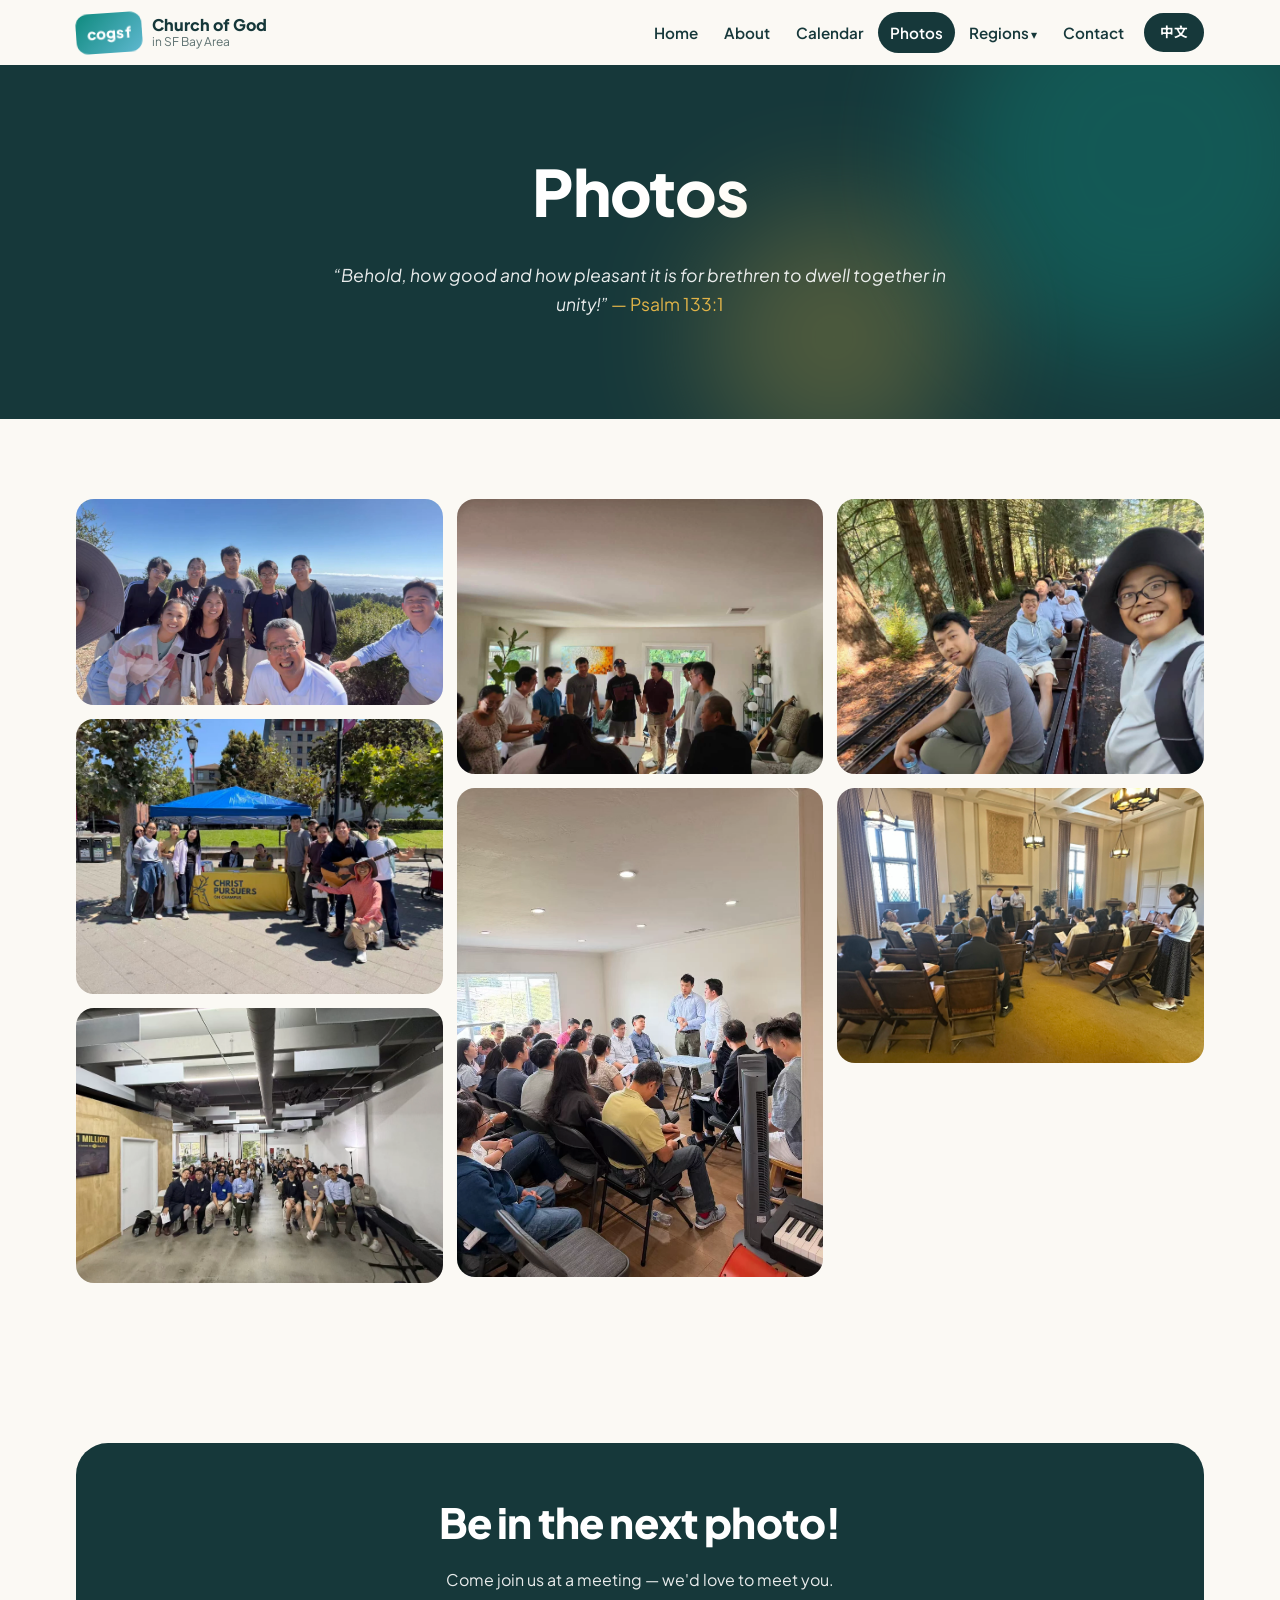
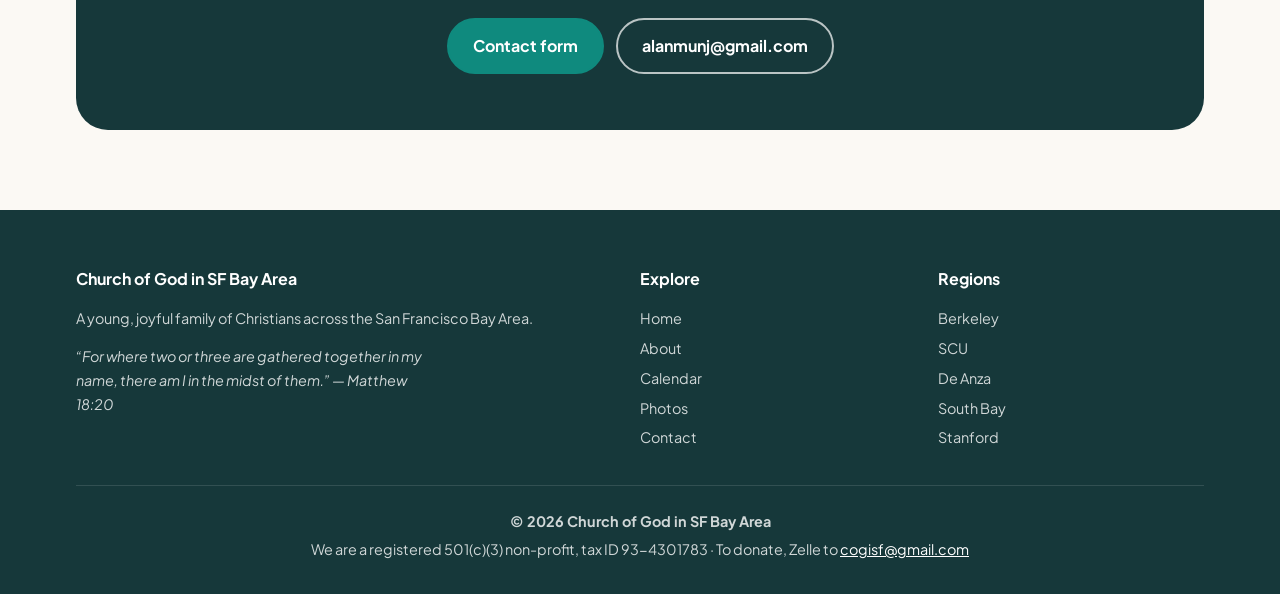
<file: photos.html>
<!doctype html>
<html lang="en">
<head>
  <meta charset="utf-8">
  <meta name="viewport" content="width=device-width, initial-scale=1">
  <title>Photos · Church of God in SF Bay Area</title>
  <meta name="description" content="Photos of brothers and sisters from the Church of God in SF Bay Area (旧金山湾区教会) — Berkeley, Stanford, SCU, De Anza, South Bay and church events.">
  <link rel="canonical" href="https://cog-sf-bay.pages.dev/photos">
  <meta property="og:type" content="website">
  <meta property="og:site_name" content="Church of God in SF Bay Area">
  <meta property="og:title" content="Photos · Church of God in SF Bay Area">
  <meta property="og:url" content="https://cog-sf-bay.pages.dev/photos">
  <link rel="icon" href="favicon.svg" type="image/svg+xml">
  <script>try{if(localStorage.getItem("lang")==="zh")document.documentElement.lang="zh-CN"}catch(e){}</script>
  <link rel="preconnect" href="https://fonts.googleapis.com">
  <link rel="preconnect" href="https://fonts.gstatic.com" crossorigin>
  <link rel="stylesheet" href="https://fonts.googleapis.com/css2?family=Plus+Jakarta+Sans:wght@400;600;700;800&family=Noto+Sans+SC:wght@400;700;800&display=swap">
  <link rel="stylesheet" href="css/style.css">
</head>
<body data-title-en="Photos · Church of God in SF Bay Area" data-title-zh="照片 · 旧金山湾区教会">
  <header id="site-header"></header>

  <main>
    <section class="page-hero">
      <span class="blob b1"></span><span class="blob b3"></span>
      <div class="container">
        <h1><span class="en">Photos</span><span class="zh">照片</span></h1>
        <p class="verse">
          <span class="en">“Behold, how good and how pleasant it is for brethren to dwell together in unity!” <cite>— Psalm 133:1</cite></span>
          <span class="zh">“看哪，弟兄和睦同居，是何等地善，何等地美！” <cite>—— 诗篇 133:1</cite></span>
        </p>
      </div>
    </section>

    <section>
      <div class="container">
        <div id="gallery-root"></div>
      </div>
    </section>

    <section id="contact">
      <div class="container">
        <div class="cta-band reveal">
          <span class="blob b1"></span><span class="blob b2"></span>
          <h2><span class="en">Be in the next photo!</span><span class="zh">下一张照片里就有你！</span></h2>
          <p><span class="en">Come join us at a meeting — we'd love to meet you.</span><span class="zh">欢迎来参加聚会，很期待认识你！</span></p>
          <div id="contact-root"></div>
        </div>
      </div>
    </section>
  </main>

  <footer id="site-footer"></footer>

  <script src="data/site.js"></script>
  <script src="data/schedule.js"></script>
  <script src="data/photos.js"></script>
  <script src="js/app.js"></script>
</body>
</html>
</file>
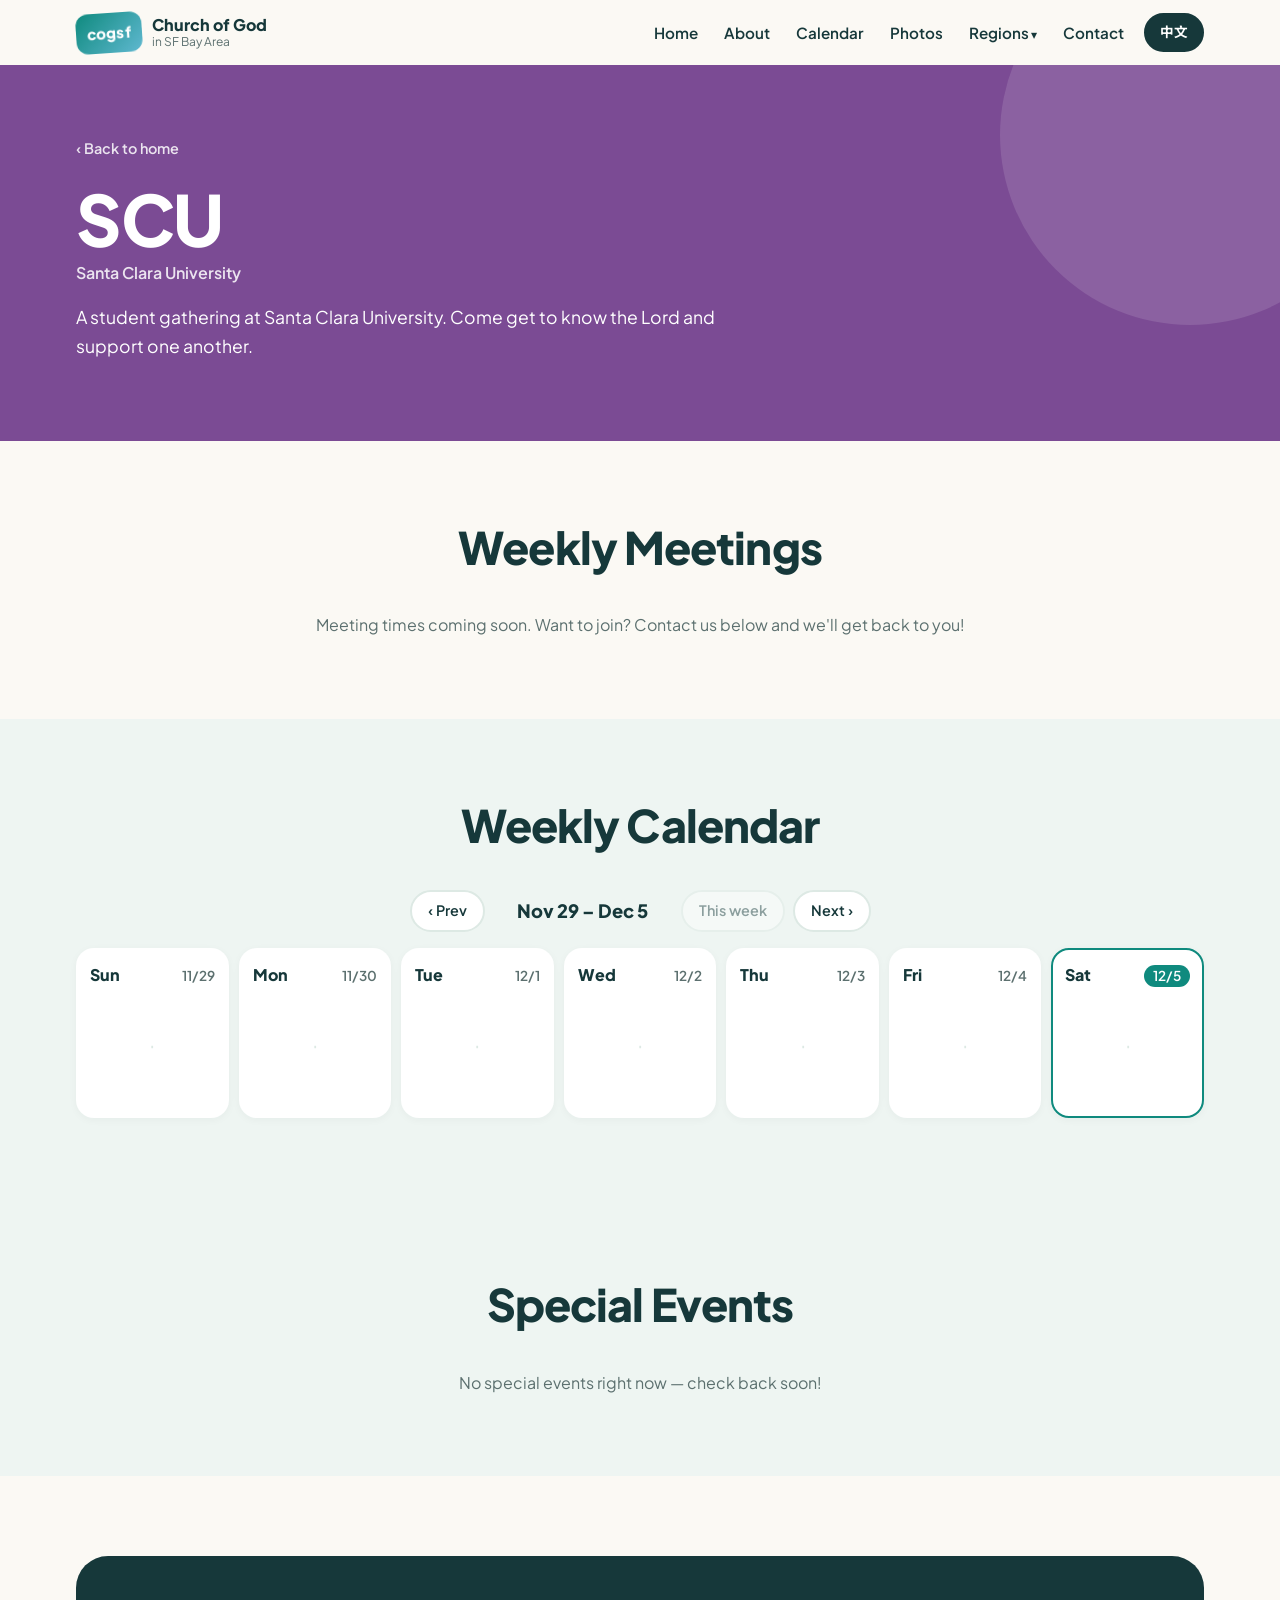
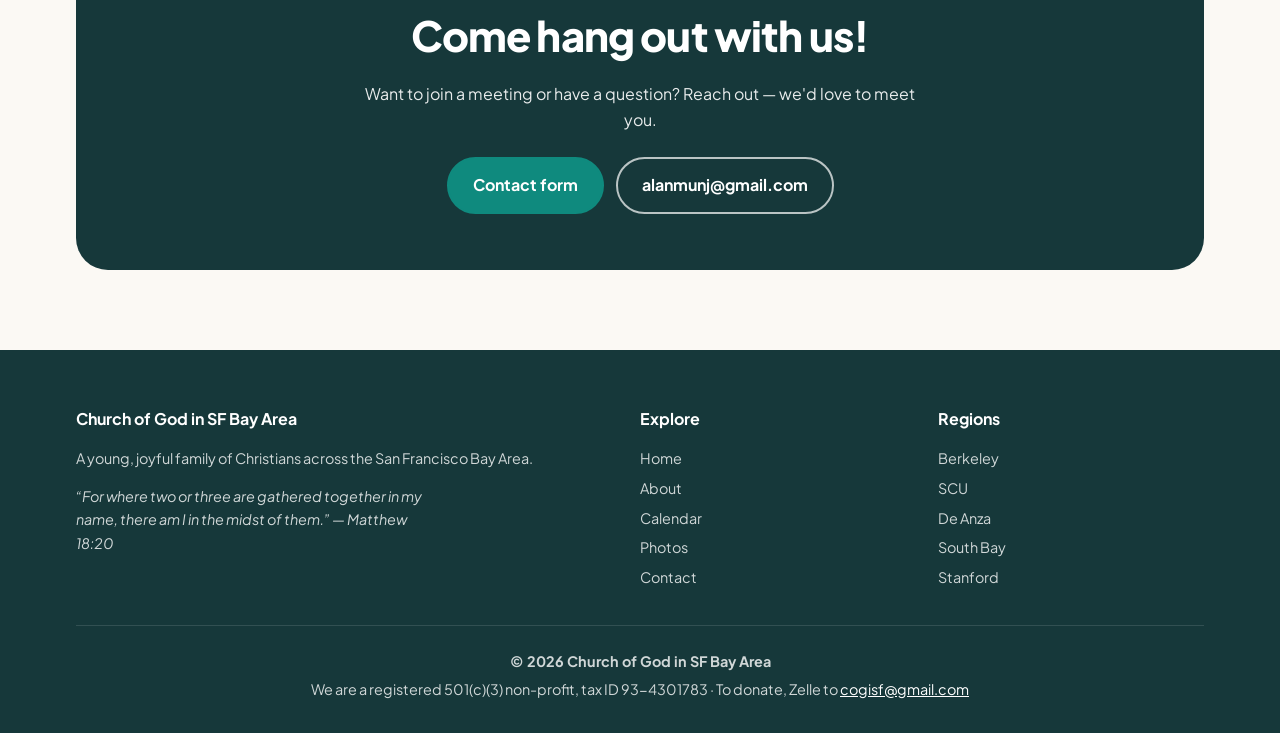
<file: scu.html>
<!doctype html>
<html lang="en">
<head>
  <meta charset="utf-8">
  <meta name="viewport" content="width=device-width, initial-scale=1">
  <title>SCU · Church of God in SF Bay Area</title>
  <meta name="description" content="SCU meetings of the Church of God in SF Bay Area (旧金山湾区教会 · 圣塔克拉拉大学) — weekly meeting times, places, and events.">
  <link rel="canonical" href="https://cog-sf-bay.pages.dev/scu">
  <meta property="og:type" content="website">
  <meta property="og:site_name" content="Church of God in SF Bay Area">
  <meta property="og:title" content="SCU · Church of God in SF Bay Area">
  <meta property="og:url" content="https://cog-sf-bay.pages.dev/scu">
  <link rel="icon" href="favicon.svg" type="image/svg+xml">
  <script>try{if(localStorage.getItem("lang")==="zh")document.documentElement.lang="zh-CN"}catch(e){}</script>
  <link rel="preconnect" href="https://fonts.googleapis.com">
  <link rel="preconnect" href="https://fonts.gstatic.com" crossorigin>
  <link rel="stylesheet" href="https://fonts.googleapis.com/css2?family=Plus+Jakarta+Sans:wght@400;600;700;800&family=Noto+Sans+SC:wght@400;700;800&display=swap">
  <link rel="stylesheet" href="css/style.css">
</head>
<body data-region="scu">
  <header id="site-header"></header>

  <main>
    <section class="region-hero">
      <div class="container" id="region-hero"></div>
    </section>

    <section>
      <div class="container">
        <div class="section-head reveal">
          <h2 class="section-title"><span class="en">Weekly Meetings</span><span class="zh">固定聚会</span></h2>
        </div>
        <div id="weekly-root" class="reveal"></div>
      </div>
    </section>

    <section id="calendar" class="calendar-section">
      <div class="container">
        <div class="section-head reveal">
          <h2 class="section-title"><span class="en">Weekly Calendar</span><span class="zh">每周日历</span></h2>
        </div>
        <div id="calendar-root" class="reveal"></div>
      </div>
    </section>


    <section class="calendar-section">
      <div class="container">
        <div class="section-head reveal">
          <h2 class="section-title"><span class="en">Special Events</span><span class="zh">特别聚会</span></h2>
        </div>
        <div id="events-root"></div>
      </div>
    </section>

    <section id="contact">
      <div class="container">
        <div class="cta-band reveal">
          <span class="blob b1"></span><span class="blob b2"></span>
          <h2><span class="en">Come hang out with us!</span><span class="zh">欢迎来和我们一起！</span></h2>
          <p><span class="en">Want to join a meeting or have a question? Reach out — we'd love to meet you.</span><span class="zh">想参加聚会或者有任何问题？欢迎联系我们，很期待认识你！</span></p>
          <div id="contact-root"></div>
        </div>
      </div>
    </section>
  </main>

  <footer id="site-footer"></footer>

  <script src="data/site.js"></script>
  <script src="data/schedule.js"></script>
  <script src="data/photos.js"></script>
  <script src="js/app.js"></script>
</body>
</html>
</file>
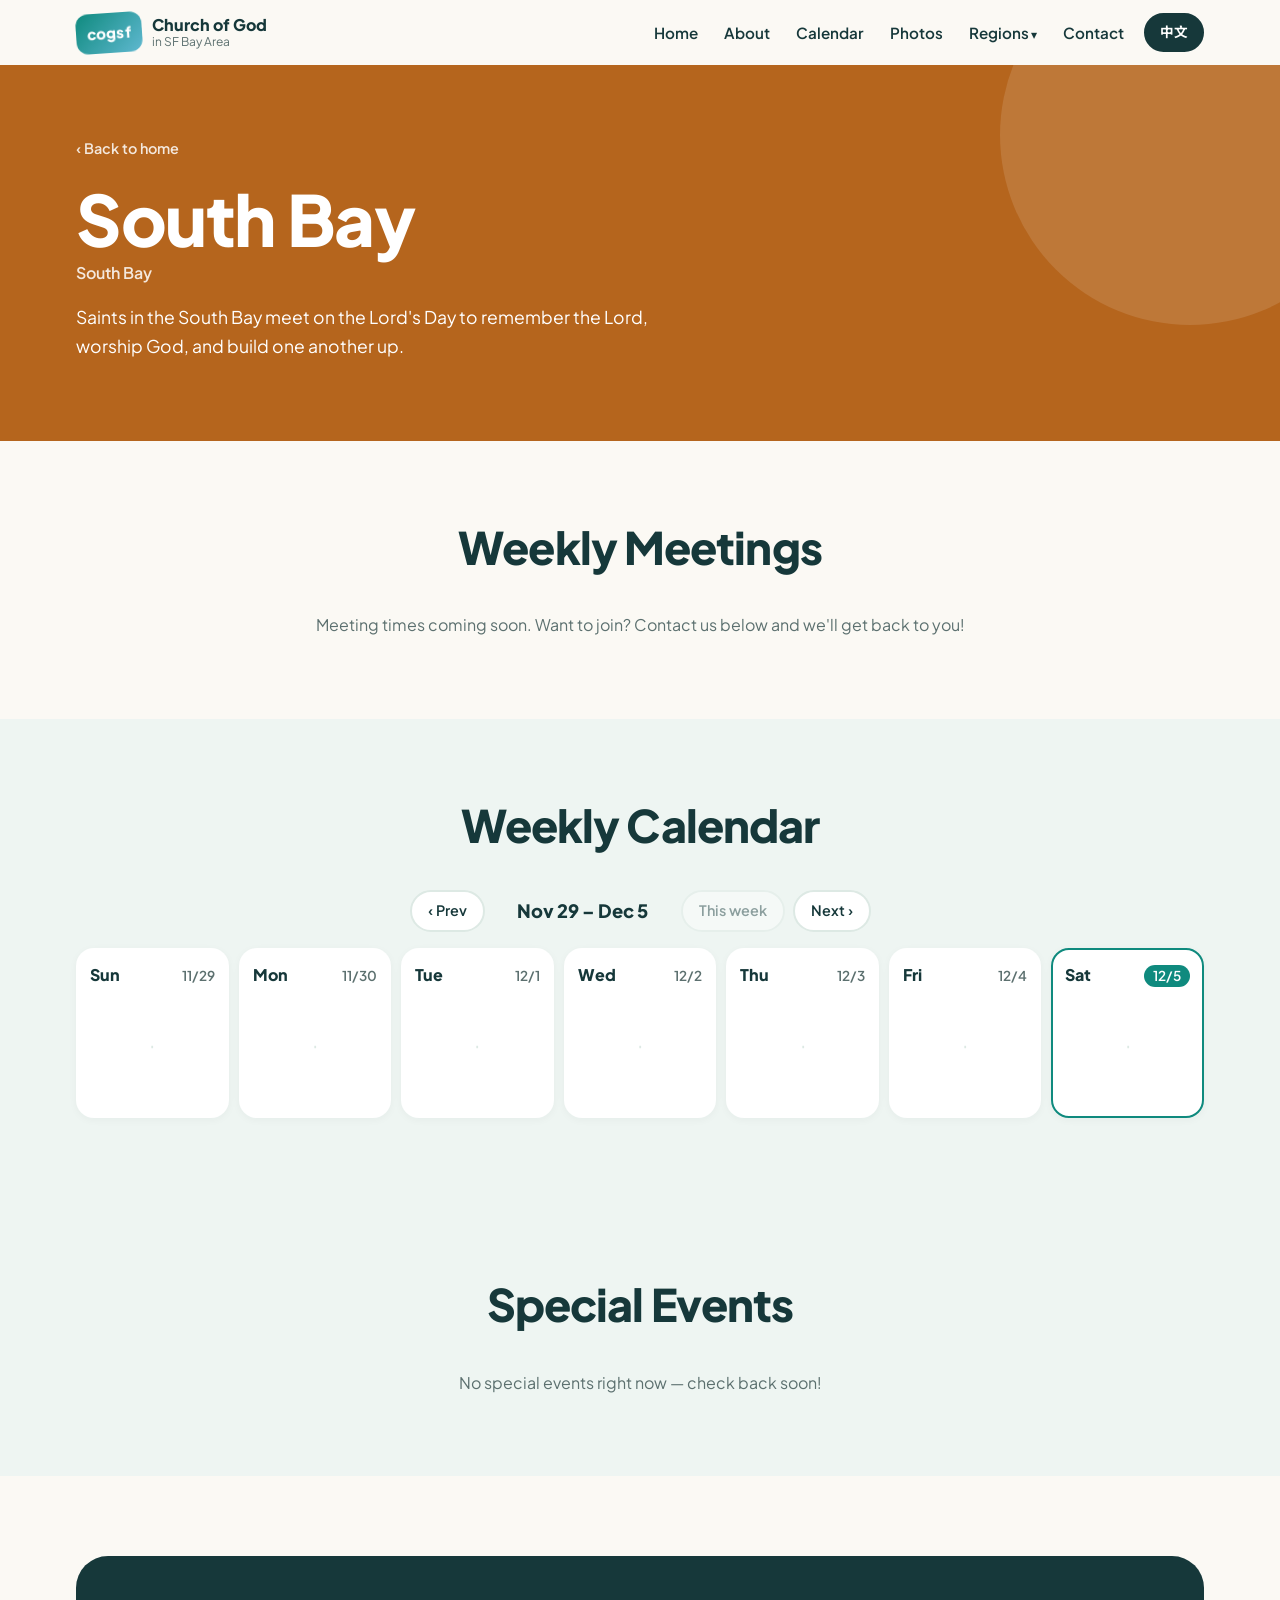
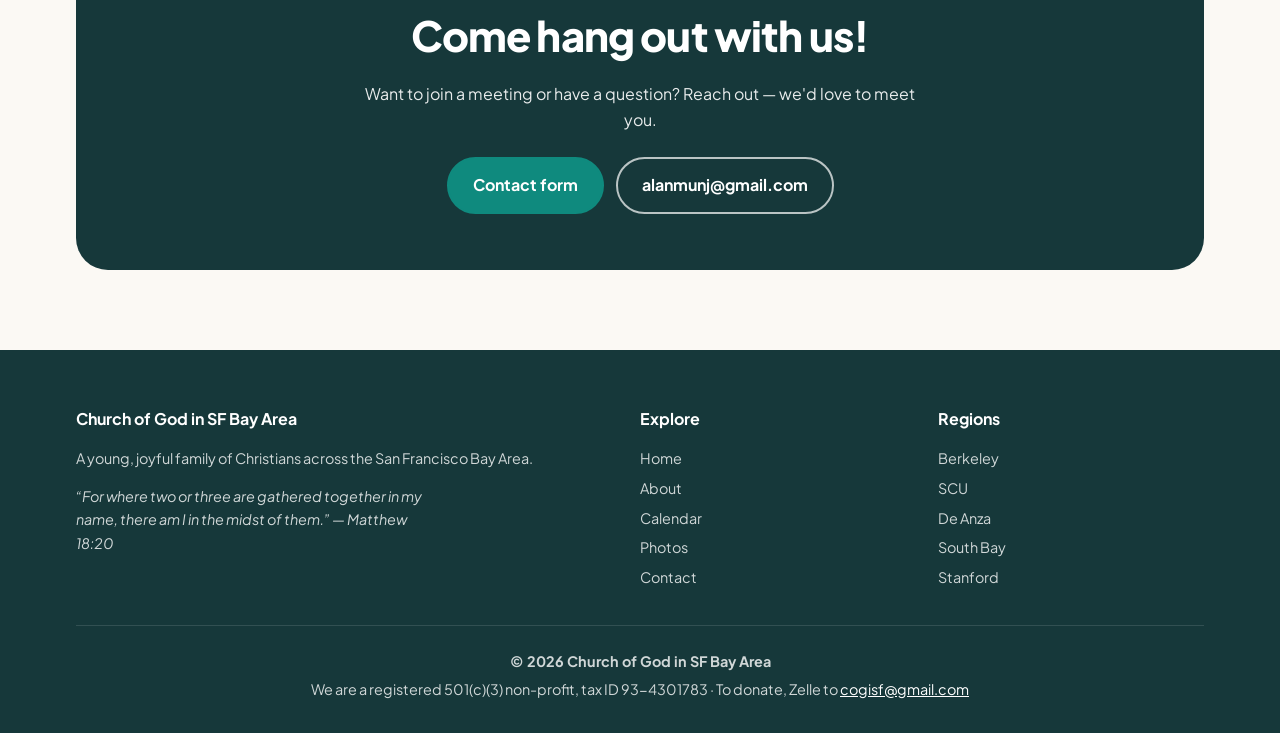
<file: south-bay.html>
<!doctype html>
<html lang="en">
<head>
  <meta charset="utf-8">
  <meta name="viewport" content="width=device-width, initial-scale=1">
  <title>South Bay · Church of God in SF Bay Area</title>
  <meta name="description" content="South Bay meetings of the Church of God in SF Bay Area (旧金山湾区教会 · 南湾) — weekly meeting times, places, and events.">
  <link rel="canonical" href="https://cog-sf-bay.pages.dev/south-bay">
  <meta property="og:type" content="website">
  <meta property="og:site_name" content="Church of God in SF Bay Area">
  <meta property="og:title" content="South Bay · Church of God in SF Bay Area">
  <meta property="og:url" content="https://cog-sf-bay.pages.dev/south-bay">
  <link rel="icon" href="favicon.svg" type="image/svg+xml">
  <script>try{if(localStorage.getItem("lang")==="zh")document.documentElement.lang="zh-CN"}catch(e){}</script>
  <link rel="preconnect" href="https://fonts.googleapis.com">
  <link rel="preconnect" href="https://fonts.gstatic.com" crossorigin>
  <link rel="stylesheet" href="https://fonts.googleapis.com/css2?family=Plus+Jakarta+Sans:wght@400;600;700;800&family=Noto+Sans+SC:wght@400;700;800&display=swap">
  <link rel="stylesheet" href="css/style.css">
</head>
<body data-region="south-bay">
  <header id="site-header"></header>

  <main>
    <section class="region-hero">
      <div class="container" id="region-hero"></div>
    </section>

    <section>
      <div class="container">
        <div class="section-head reveal">
          <h2 class="section-title"><span class="en">Weekly Meetings</span><span class="zh">固定聚会</span></h2>
        </div>
        <div id="weekly-root" class="reveal"></div>
      </div>
    </section>

    <section id="calendar" class="calendar-section">
      <div class="container">
        <div class="section-head reveal">
          <h2 class="section-title"><span class="en">Weekly Calendar</span><span class="zh">每周日历</span></h2>
        </div>
        <div id="calendar-root" class="reveal"></div>
      </div>
    </section>


    <section class="calendar-section">
      <div class="container">
        <div class="section-head reveal">
          <h2 class="section-title"><span class="en">Special Events</span><span class="zh">特别聚会</span></h2>
        </div>
        <div id="events-root"></div>
      </div>
    </section>

    <section id="contact">
      <div class="container">
        <div class="cta-band reveal">
          <span class="blob b1"></span><span class="blob b2"></span>
          <h2><span class="en">Come hang out with us!</span><span class="zh">欢迎来和我们一起！</span></h2>
          <p><span class="en">Want to join a meeting or have a question? Reach out — we'd love to meet you.</span><span class="zh">想参加聚会或者有任何问题？欢迎联系我们，很期待认识你！</span></p>
          <div id="contact-root"></div>
        </div>
      </div>
    </section>
  </main>

  <footer id="site-footer"></footer>

  <script src="data/site.js"></script>
  <script src="data/schedule.js"></script>
  <script src="data/photos.js"></script>
  <script src="js/app.js"></script>
</body>
</html>
</file>
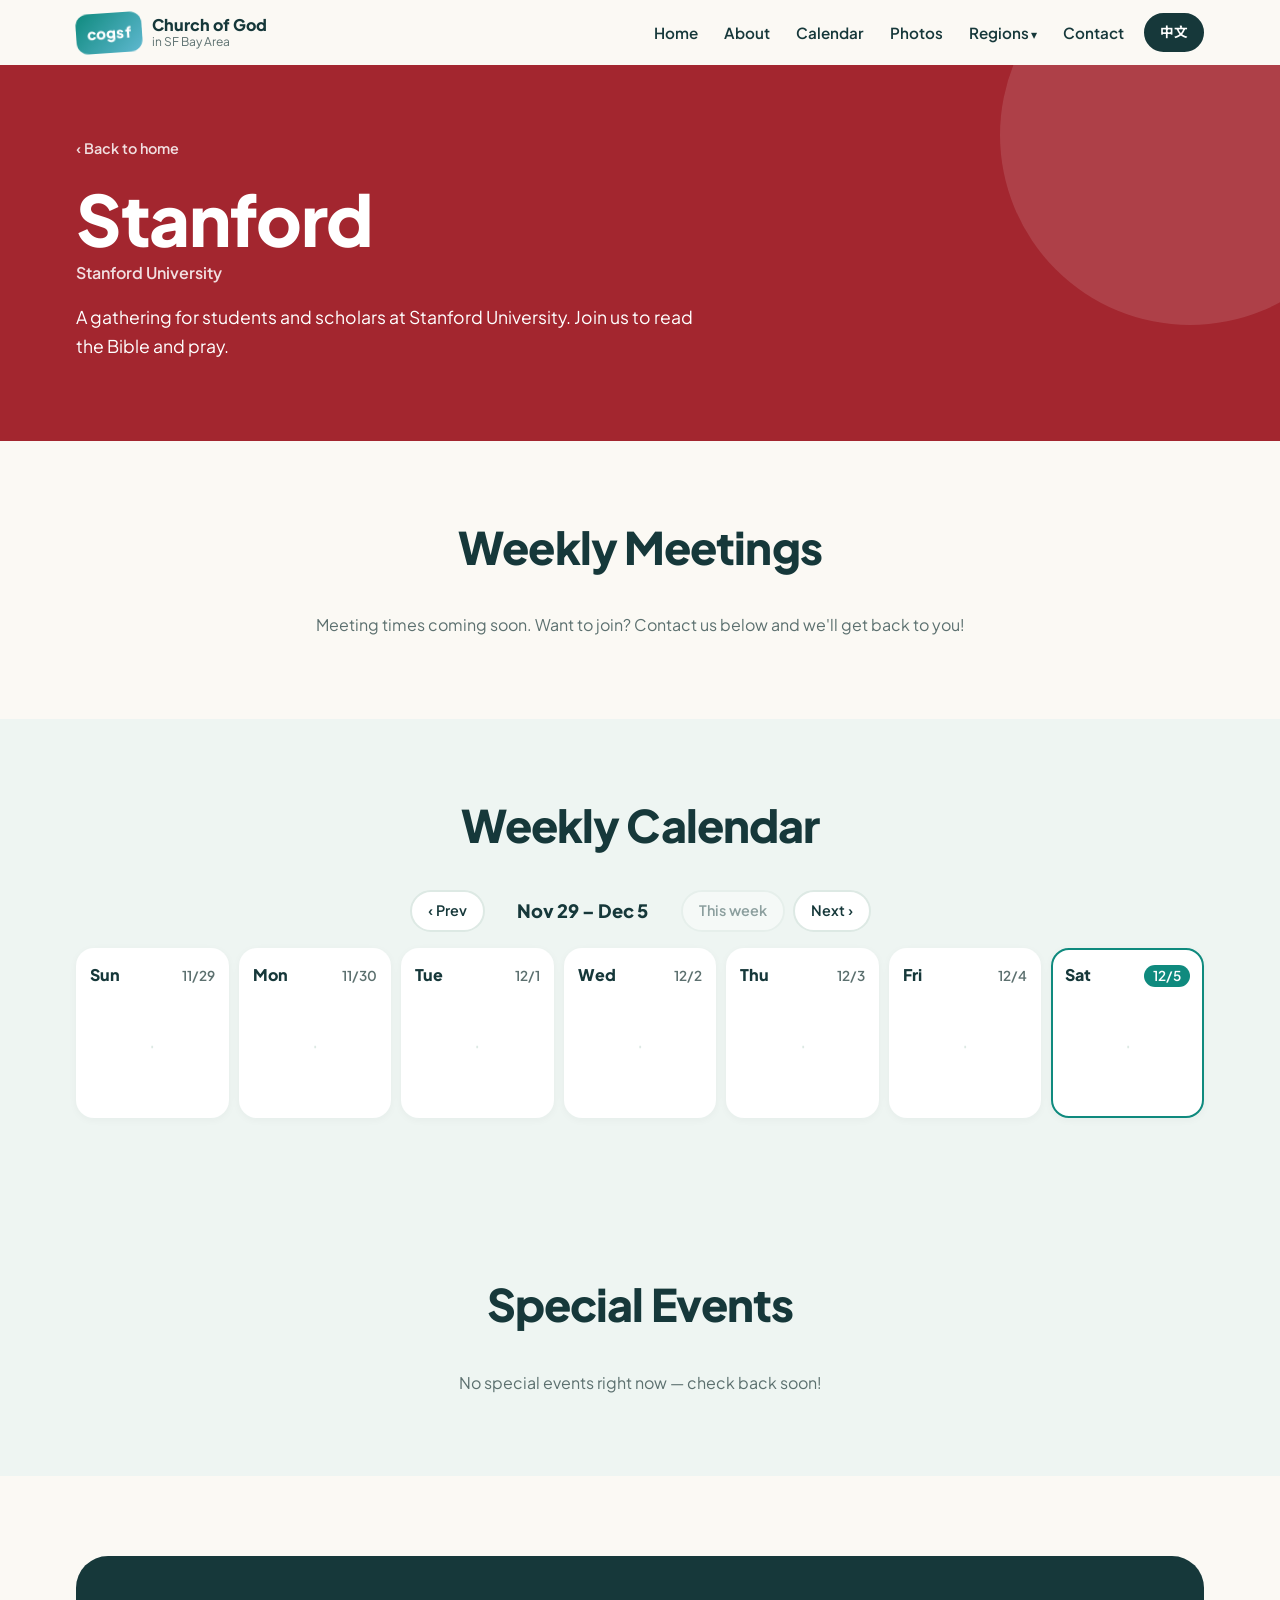
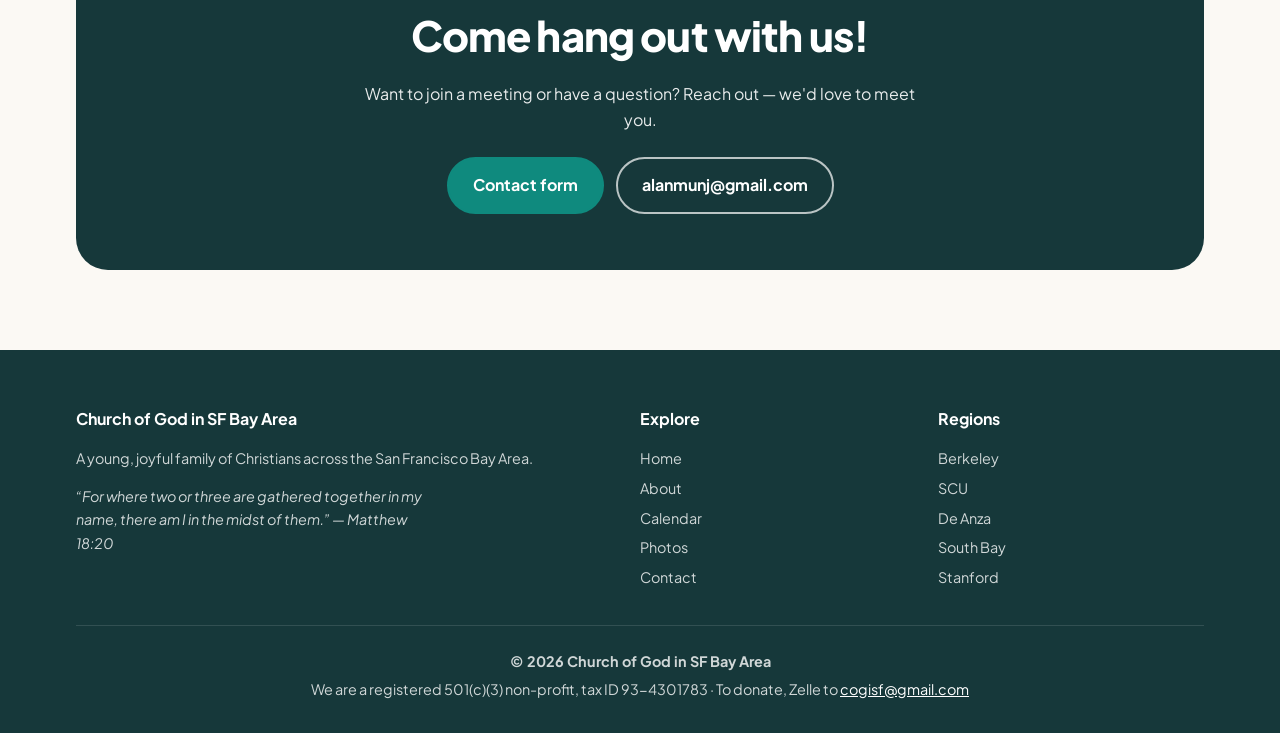
<file: stanford.html>
<!doctype html>
<html lang="en">
<head>
  <meta charset="utf-8">
  <meta name="viewport" content="width=device-width, initial-scale=1">
  <title>Stanford · Church of God in SF Bay Area</title>
  <meta name="description" content="Stanford meetings of the Church of God in SF Bay Area (旧金山湾区教会 · 斯坦福) — weekly meeting times, places, and events.">
  <link rel="canonical" href="https://cog-sf-bay.pages.dev/stanford">
  <meta property="og:type" content="website">
  <meta property="og:site_name" content="Church of God in SF Bay Area">
  <meta property="og:title" content="Stanford · Church of God in SF Bay Area">
  <meta property="og:url" content="https://cog-sf-bay.pages.dev/stanford">
  <link rel="icon" href="favicon.svg" type="image/svg+xml">
  <script>try{if(localStorage.getItem("lang")==="zh")document.documentElement.lang="zh-CN"}catch(e){}</script>
  <link rel="preconnect" href="https://fonts.googleapis.com">
  <link rel="preconnect" href="https://fonts.gstatic.com" crossorigin>
  <link rel="stylesheet" href="https://fonts.googleapis.com/css2?family=Plus+Jakarta+Sans:wght@400;600;700;800&family=Noto+Sans+SC:wght@400;700;800&display=swap">
  <link rel="stylesheet" href="css/style.css">
</head>
<body data-region="stanford">
  <header id="site-header"></header>

  <main>
    <section class="region-hero">
      <div class="container" id="region-hero"></div>
    </section>

    <section>
      <div class="container">
        <div class="section-head reveal">
          <h2 class="section-title"><span class="en">Weekly Meetings</span><span class="zh">固定聚会</span></h2>
        </div>
        <div id="weekly-root" class="reveal"></div>
      </div>
    </section>

    <section id="calendar" class="calendar-section">
      <div class="container">
        <div class="section-head reveal">
          <h2 class="section-title"><span class="en">Weekly Calendar</span><span class="zh">每周日历</span></h2>
        </div>
        <div id="calendar-root" class="reveal"></div>
      </div>
    </section>


    <section class="calendar-section">
      <div class="container">
        <div class="section-head reveal">
          <h2 class="section-title"><span class="en">Special Events</span><span class="zh">特别聚会</span></h2>
        </div>
        <div id="events-root"></div>
      </div>
    </section>

    <section id="contact">
      <div class="container">
        <div class="cta-band reveal">
          <span class="blob b1"></span><span class="blob b2"></span>
          <h2><span class="en">Come hang out with us!</span><span class="zh">欢迎来和我们一起！</span></h2>
          <p><span class="en">Want to join a meeting or have a question? Reach out — we'd love to meet you.</span><span class="zh">想参加聚会或者有任何问题？欢迎联系我们，很期待认识你！</span></p>
          <div id="contact-root"></div>
        </div>
      </div>
    </section>
  </main>

  <footer id="site-footer"></footer>

  <script src="data/site.js"></script>
  <script src="data/schedule.js"></script>
  <script src="data/photos.js"></script>
  <script src="js/app.js"></script>
</body>
</html>
</file>
<file: css/style.css>
:root {
  /* Bay & sunshine: deep teal, sunny yellow, warm cream. */
  --bg: #fbf9f4;
  --surface: #ffffff;
  --surface-2: #eef5f2;
  --ink: #16383a;
  --muted: #5c706f;
  --line: #dde9e4;
  --primary: #0f8a7e;
  --primary-rgb: 15, 138, 126;
  --sun: #f5c04a;
  --sky: #5fb8d0;
  --radius: 22px;
  --shadow: 0 2px 4px rgba(22, 56, 58, 0.05), 0 12px 32px rgba(22, 56, 58, 0.08);
  --font: "Plus Jakarta Sans", "Noto Sans SC", "PingFang SC", "Microsoft YaHei", system-ui, sans-serif;
}

* { box-sizing: border-box; }

html { scroll-behavior: smooth; scroll-padding-top: 84px; }

body {
  margin: 0;
  background: var(--bg);
  color: var(--ink);
  font-family: var(--font);
  font-size: 16px;
  line-height: 1.65;
}
/* The tilted marquee and floating blobs poke past the edges; clip them without
   creating a scroll container (which would break the sticky header). */
main { overflow-x: clip; }

/* English is the default; 中文 shows when <html lang="zh-CN">. */
html:not([lang="zh-CN"]) .zh { display: none !important; }
html[lang="zh-CN"] .en { display: none !important; }

a { color: var(--primary); }
img { max-width: 100%; display: block; }

h1, h2, h3 { line-height: 1.15; margin: 0 0 0.5em; letter-spacing: -0.02em; }

.container { max-width: 1160px; margin: 0 auto; padding: 0 16px; }

section { padding: 80px 0; }

.eyebrow {
  display: inline-block;
  font-size: 0.8rem;
  font-weight: 800;
  letter-spacing: 0.12em;
  text-transform: uppercase;
  color: var(--primary);
  margin-bottom: 10px;
}

.section-head { text-align: center; margin-bottom: 40px; }
.section-head p { color: var(--muted); max-width: 620px; margin: 0 auto; }
.section-title { font-size: clamp(1.9rem, 4.5vw, 2.8rem); font-weight: 800; }

.muted { color: var(--muted); }
.empty-note { text-align: center; color: var(--muted); margin: 0; }

/* ---------- buttons ---------- */

.btn {
  display: inline-flex;
  align-items: center;
  gap: 8px;
  padding: 13px 24px;
  border-radius: 999px;
  background: var(--primary);
  color: #fff;
  text-decoration: none;
  font-weight: 700;
  border: 2px solid var(--primary);
  transition: transform 0.15s, box-shadow 0.15s;
  cursor: pointer;
  font-family: inherit;
  font-size: 1rem;
}
.btn:hover { transform: translateY(-2px); box-shadow: 0 8px 20px rgba(var(--primary-rgb), 0.35); }
.btn-ghost { background: transparent; color: var(--ink); border-color: var(--ink); }
.btn-ghost:hover { box-shadow: 0 8px 20px rgba(22, 56, 58, 0.15); }
.btn-white { background: #fff; color: var(--ink); border-color: #fff; }
.btn-outline-white { background: transparent; color: #fff; border-color: rgba(255, 255, 255, 0.7); }

/* ---------- header ---------- */

#site-header {
  position: sticky;
  top: 0;
  z-index: 50;
  background: rgba(251, 249, 244, 0.88);
  backdrop-filter: blur(12px);
  -webkit-backdrop-filter: blur(12px);
  transition: box-shadow 0.2s;
}
#site-header.scrolled { box-shadow: 0 4px 20px rgba(22, 56, 58, 0.08); }
.header-inner {
  max-width: 1160px;
  margin: 0 auto;
  padding: 12px 16px;
  display: flex;
  align-items: center;
  gap: 12px;
}
.brand {
  display: flex;
  align-items: center;
  gap: 10px;
  color: var(--ink);
  text-decoration: none;
  margin-right: auto;
}
.brand-logo {
  min-width: 40px;
  height: 40px;
  padding: 0 11px;
  border-radius: 12px;
  background: linear-gradient(135deg, var(--primary), var(--sky));
  color: #fff;
  display: grid;
  place-items: center;
  font-weight: 800;
  font-size: 0.95rem;
  letter-spacing: 0.01em;
  transform: rotate(-4deg);
  transition: transform 0.3s;
}
.brand:hover .brand-logo { transform: rotate(3deg) scale(1.05); }
.brand-text { display: flex; flex-direction: column; line-height: 1.15; }
.brand-text b { font-size: 1rem; font-weight: 800; }
.brand-text small { color: var(--muted); font-size: 0.75rem; }

.nav { display: flex; align-items: center; gap: 2px; }
.nav > a, .nav summary {
  color: var(--ink);
  text-decoration: none;
  padding: 8px 12px;
  border-radius: 999px;
  cursor: pointer;
  font-weight: 600;
  font-size: 0.95rem;
}
.nav > a:hover, .nav summary:hover { background: var(--surface-2); }
.nav > a.active { background: var(--ink); color: #fff; }

.nav-regions { position: relative; }
.nav-regions summary { list-style: none; }
.nav-regions summary::-webkit-details-marker { display: none; }
.nav-regions summary::after { content: " ▾"; font-size: 0.8em; }
.nav-regions .menu {
  position: absolute;
  right: 0;
  top: calc(100% + 8px);
  min-width: 200px;
  background: var(--surface);
  border-radius: 16px;
  box-shadow: var(--shadow);
  padding: 8px;
}
.nav-regions .menu a {
  display: flex;
  align-items: center;
  gap: 10px;
  padding: 9px 12px;
  border-radius: 10px;
  color: var(--ink);
  text-decoration: none;
  font-weight: 600;
}
.nav-regions .menu a:hover { background: var(--surface-2); }

.dot {
  display: inline-block;
  width: 10px;
  height: 10px;
  border-radius: 50%;
  background: var(--rc, var(--primary));
  flex: none;
}

.lang-btn {
  margin-left: 6px;
  border: 2px solid var(--ink);
  background: var(--ink);
  color: #fff;
  border-radius: 999px;
  padding: 6px 14px;
  font: inherit;
  font-weight: 700;
  font-size: 0.85rem;
  cursor: pointer;
  transition: transform 0.15s;
}
.lang-btn:hover { transform: scale(1.06); }

.menu-btn {
  display: none;
  background: var(--ink);
  border: 0;
  color: #fff;
  border-radius: 12px;
  width: 42px;
  height: 42px;
  font-size: 1.2rem;
  cursor: pointer;
}

@media (max-width: 900px) {
  .menu-btn { display: block; }
  .header-inner { flex-wrap: wrap; }
  .nav {
    display: none;
    width: 100%;
    flex-direction: column;
    align-items: stretch;
    padding: 8px 0 12px;
  }
  #site-header.open .nav { display: flex; }
  .nav-regions .menu { position: static; box-shadow: none; background: var(--surface-2); margin: 4px 0; }
  .lang-btn { align-self: flex-start; margin: 8px 12px 0; }
}

/* ---------- hero ---------- */

.hero {
  position: relative;
  overflow: hidden;
  background:
    linear-gradient(100deg, rgba(22, 56, 58, 0.92) 0%, rgba(22, 56, 58, 0.72) 55%, rgba(22, 56, 58, 0.35) 100%),
    url("../images/photos/hiking.webp") center 30% / cover,
    var(--ink);
  color: #fff;
  padding: 110px 0 120px;
}
.blob {
  position: absolute;
  border-radius: 50%;
  filter: blur(60px);
  opacity: 0.4;
  animation: float 14s ease-in-out infinite;
}
.blob.b1 { width: 420px; height: 420px; background: var(--primary); top: -120px; right: -80px; }
.blob.b2 { width: 340px; height: 340px; background: var(--sky); bottom: -140px; left: -60px; animation-delay: -5s; }
.blob.b3 { width: 260px; height: 260px; background: var(--sun); top: 40%; left: 55%; opacity: 0.25; animation-delay: -9s; }
@keyframes float {
  0%, 100% { transform: translate(0, 0) scale(1); }
  33% { transform: translate(30px, -20px) scale(1.08); }
  66% { transform: translate(-20px, 25px) scale(0.95); }
}
.hero .container { position: relative; }
.hero-badge {
  display: inline-flex;
  align-items: center;
  gap: 8px;
  background: rgba(255, 255, 255, 0.12);
  border: 1px solid rgba(255, 255, 255, 0.2);
  padding: 6px 14px;
  border-radius: 999px;
  font-size: 0.85rem;
  font-weight: 600;
  margin-bottom: 22px;
}
.hero-badge .pulse {
  width: 8px;
  height: 8px;
  border-radius: 50%;
  background: var(--sun);
  box-shadow: 0 0 0 0 rgba(255, 197, 61, 0.7);
  animation: pulse 2s infinite;
}
@keyframes pulse {
  0% { box-shadow: 0 0 0 0 rgba(255, 197, 61, 0.7); }
  70% { box-shadow: 0 0 0 10px rgba(255, 197, 61, 0); }
  100% { box-shadow: 0 0 0 0 rgba(255, 197, 61, 0); }
}
.hero h1 {
  font-size: clamp(2.6rem, 8vw, 5.2rem);
  font-weight: 800;
  line-height: 1.02;
  max-width: 900px;
}
.hl {
  color: var(--sun);
}
.hero .lead { font-size: clamp(1.05rem, 2.4vw, 1.3rem); max-width: 640px; opacity: 0.9; margin: 0 0 32px; }
.hero-ctas { display: flex; gap: 12px; flex-wrap: wrap; }
.hero-chips { display: flex; flex-wrap: wrap; gap: 10px; margin-top: 44px; }
.hero-chips a {
  display: inline-flex;
  align-items: center;
  gap: 8px;
  color: #fff;
  text-decoration: none;
  background: rgba(255, 255, 255, 0.1);
  border: 1px solid rgba(255, 255, 255, 0.18);
  padding: 8px 16px;
  border-radius: 999px;
  font-weight: 600;
  font-size: 0.9rem;
  transition: background 0.15s, transform 0.15s;
}
.hero-chips a:hover { background: var(--rc); transform: translateY(-3px); }

/* page hero (about, photos) */
.page-hero {
  position: relative;
  overflow: hidden;
  background: var(--ink);
  color: #fff;
  text-align: center;
  padding: 90px 0 80px;
}
.page-hero h1 { font-size: clamp(2.4rem, 7vw, 4rem); font-weight: 800; }
.page-hero .verse { font-size: 1.1rem; opacity: 0.9; max-width: 640px; margin: 0 auto 20px; font-style: italic; }
.page-hero .verse cite { font-style: normal; color: var(--sun); white-space: nowrap; }
.pill {
  display: inline-block;
  background: rgba(255, 255, 255, 0.14);
  border: 1px solid rgba(255, 255, 255, 0.25);
  padding: 6px 16px;
  border-radius: 999px;
  font-size: 0.85rem;
  font-weight: 700;
}

/* ---------- marquee ---------- */

.marquee {
  background: var(--primary);
  color: #fff;
  overflow: hidden;
  white-space: nowrap;
  padding: 16px 0;
  transform: rotate(-1.5deg);
  margin: -14px -10px 0;
  position: relative;
  z-index: 2;
}
.marquee-track {
  display: inline-block;
  animation: marquee 28s linear infinite;
  font-weight: 800;
  font-size: 1.25rem;
  letter-spacing: 0.02em;
}
.marquee-track span { margin: 0 18px; }
.marquee-track .star { color: var(--sun); }
@keyframes marquee {
  from { transform: translateX(0); }
  to { transform: translateX(-50%); }
}

/* ---------- region cards ---------- */

.region-grid {
  display: grid;
  grid-template-columns: repeat(auto-fill, minmax(200px, 1fr));
  gap: 18px;
}
.region-card {
  position: relative;
  overflow: hidden;
  display: flex;
  flex-direction: column;
  background: var(--surface);
  border-radius: var(--radius);
  padding: 24px;
  text-decoration: none;
  color: var(--ink);
  box-shadow: var(--shadow);
  transition: transform 0.2s, box-shadow 0.2s;
  min-height: 220px;
}
.region-card::before {
  content: "";
  position: absolute;
  width: 140px;
  height: 140px;
  border-radius: 50%;
  background: var(--rc);
  opacity: 0.12;
  top: -50px;
  right: -50px;
  transition: transform 0.4s;
}
.region-card:hover { transform: translateY(-6px) rotate(-0.5deg); box-shadow: 0 20px 40px rgba(22, 56, 58, 0.14); }
.region-card:hover::before { transform: scale(2.6); }
.region-card h3 { font-size: 1.4rem; font-weight: 800; color: var(--rc); margin-bottom: 2px; position: relative; }
.region-card .area { color: var(--muted); font-size: 0.85rem; margin: 0 0 14px; position: relative; }
.region-card .summary { font-size: 0.9rem; margin: 0 0 16px; flex: 1; position: relative; }
.region-card .more {
  position: relative;
  align-self: flex-start;
  background: var(--rc);
  color: #fff;
  font-weight: 700;
  font-size: 0.85rem;
  padding: 6px 14px;
  border-radius: 999px;
}

/* ---------- calendar ---------- */

.calendar-section { background: var(--surface-2); }
.cal-toolbar {
  display: flex;
  align-items: center;
  justify-content: center;
  gap: 8px;
  flex-wrap: wrap;
  margin-bottom: 16px;
}
.cal-toolbar button, .cal-filters button {
  font: inherit;
  font-size: 0.9rem;
  font-weight: 600;
  border: 2px solid var(--line);
  background: var(--surface);
  color: var(--ink);
  border-radius: 999px;
  padding: 7px 16px;
  cursor: pointer;
  transition: border-color 0.15s, transform 0.15s;
}
.cal-toolbar button:hover:not(:disabled), .cal-filters button:hover { border-color: var(--ink); transform: translateY(-1px); }
.cal-toolbar button:disabled { opacity: 0.45; cursor: default; }
.cal-range { font-weight: 800; font-size: 1.15rem; min-width: 180px; text-align: center; }

.cal-filters { display: flex; justify-content: center; flex-wrap: wrap; gap: 8px; margin-bottom: 22px; }
.cal-filters button { display: inline-flex; align-items: center; gap: 6px; }
.cal-filters button.active { background: var(--ink); color: #fff; border-color: var(--ink); }
.cal-filters button[data-filter="all"] .dot { display: none; }

.cal-grid { display: grid; grid-template-columns: repeat(7, minmax(0, 1fr)); gap: 10px; }
.cal-day {
  background: var(--surface);
  border: 2px solid transparent;
  border-radius: 18px;
  padding: 12px;
  min-height: 170px;
  box-shadow: 0 2px 8px rgba(22, 56, 58, 0.04);
}
.cal-day.is-today { border-color: var(--primary); }
.cal-day-head {
  display: flex;
  justify-content: space-between;
  align-items: baseline;
  margin-bottom: 10px;
}
.cal-day-head .dow { font-weight: 800; }
.cal-day-head .date { color: var(--muted); font-size: 0.85rem; font-weight: 600; }
.is-today .cal-day-head .date { background: var(--primary); color: #fff; border-radius: 999px; padding: 0 9px; }
.cal-none { color: var(--line); text-align: center; padding-top: 28px; font-size: 1.4rem; }

.cal-item {
  background: color-mix(in srgb, var(--rc) 12%, white);
  border-radius: 12px;
  padding: 10px;
  margin-bottom: 8px;
  font-size: 0.82rem;
  line-height: 1.4;
  border-left: 4px solid var(--rc);
  animation: pop 0.35s ease both;
}
.cal-item.special { background: color-mix(in srgb, var(--sun) 28%, white); }
@keyframes pop { from { opacity: 0; transform: scale(0.94); } to { opacity: 1; transform: none; } }
.ci-time { font-weight: 700; color: var(--rc); }
.ci-tag {
  display: inline-block;
  background: var(--sun);
  color: var(--ink);
  font-size: 0.68rem;
  font-weight: 800;
  text-transform: uppercase;
  letter-spacing: 0.06em;
  border-radius: 999px;
  padding: 1px 7px;
  vertical-align: 1px;
}
.ci-title { font-weight: 800; margin: 2px 0; }
.ci-meta { color: var(--muted); }
.ci-add {
  display: inline-block;
  margin-top: 6px;
  font-size: 0.75rem;
  font-weight: 700;
  color: var(--ink);
  text-decoration: none;
  background: #fff;
  border-radius: 999px;
  padding: 2px 10px;
}
.ci-add:hover { background: var(--ink); color: #fff; }

@media (max-width: 900px) {
  .cal-grid { grid-template-columns: 1fr; }
  .cal-day { min-height: 0; }
  .cal-day.is-empty { padding: 10px 12px; }
  .cal-day.is-empty .cal-day-head { margin: 0; }
  .cal-day.is-empty .cal-none { display: none; }
}

/* ---------- weekly cards ---------- */

.weekly-cards {
  display: grid;
  grid-template-columns: repeat(auto-fit, minmax(240px, 300px));
  justify-content: center;
  gap: 16px;
}
.weekly-card {
  background: var(--surface);
  border-radius: var(--radius);
  padding: 26px;
  text-align: center;
  box-shadow: var(--shadow);
  border-top: 6px solid var(--rc);
  transition: transform 0.2s;
}
.weekly-card:hover { transform: translateY(-4px); }
.wc-day { font-size: 1.6rem; font-weight: 800; color: var(--rc); }
.wc-title { font-weight: 700; margin: 4px 0; }
.wc-time, .wc-place { color: var(--muted); font-size: 0.95rem; }
.wc-region { display: inline-block; margin-top: 8px; font-size: 0.8rem; font-weight: 700; color: var(--rc); }

/* ---------- photos ---------- */

.photo-grid {
  display: grid;
  grid-template-columns: repeat(auto-fill, minmax(220px, 1fr));
  gap: 14px;
}
/* Home-page mosaic: one big 2x2 tile + four, which exactly fills 4 or 2 columns. */
.photo-grid.mosaic { grid-template-columns: repeat(4, 1fr); grid-auto-rows: 210px; }
@media (max-width: 700px) { .photo-grid.mosaic { grid-template-columns: repeat(2, 1fr); grid-auto-rows: 150px; } }
.photo-grid.mosaic .photo:first-child { grid-column: span 2; grid-row: span 2; }
.photo {
  position: relative;
  overflow: hidden;
  border-radius: 18px;
  background: var(--surface-2);
  aspect-ratio: 4 / 3;
  cursor: zoom-in;
  border: 0;
  padding: 0;
  font: inherit;
  color: inherit;
}
.photo-grid.mosaic .photo { aspect-ratio: auto; height: 100%; }
/* Photos page: masonry columns keep each photo's own shape (portrait or landscape). */
.photo-grid:not(.mosaic) { display: block; columns: 3 260px; column-gap: 14px; }
.photo-grid:not(.mosaic) .photo { display: block; width: 100%; aspect-ratio: auto; margin-bottom: 14px; break-inside: avoid; }
.photo-grid:not(.mosaic) .photo img { height: auto; }
.photo-grid:not(.mosaic) .photo.placeholder { aspect-ratio: 4 / 3; display: grid; }
.photo img { width: 100%; height: 100%; object-fit: cover; transition: transform 0.5s; }
.photo:hover img { transform: scale(1.07); }
.photo .cap {
  position: absolute;
  left: 0;
  right: 0;
  bottom: 0;
  padding: 24px 14px 12px;
  background: linear-gradient(transparent, rgba(0, 0, 0, 0.65));
  color: #fff;
  font-size: 0.85rem;
  font-weight: 600;
  text-align: left;
  opacity: 0;
  transform: translateY(8px);
  transition: opacity 0.25s, transform 0.25s;
}
.photo:hover .cap, .photo:focus-visible .cap { opacity: 1; transform: none; }
.photo.placeholder {
  cursor: default;
  display: grid;
  place-items: center;
  text-align: center;
  color: var(--muted);
  background:
    repeating-linear-gradient(45deg, transparent 0 14px, rgba(var(--primary-rgb), 0.06) 14px 28px),
    var(--surface-2);
  border: 2px dashed color-mix(in srgb, var(--rc, var(--primary)) 45%, transparent);
}
.photo.placeholder small { font-weight: 600; }
.photos-cta { text-align: center; margin-top: 28px; }

.lightbox {
  position: fixed;
  inset: 0;
  z-index: 100;
  background: rgba(10, 30, 32, 0.92);
  display: none;
  align-items: center;
  justify-content: center;
  padding: 16px;
}
.lightbox.open { display: flex; }
.lightbox figure { margin: 0; max-width: 1000px; width: 100%; text-align: center; }
.lightbox img { max-height: 80vh; margin: 0 auto; border-radius: 12px; }
.lightbox figcaption { color: #fff; margin-top: 12px; }
.lb-btn {
  position: absolute;
  background: rgba(255, 255, 255, 0.15);
  color: #fff;
  border: 0;
  width: 48px;
  height: 48px;
  border-radius: 50%;
  font-size: 1.4rem;
  cursor: pointer;
}
.lb-btn:hover { background: var(--primary); }
.lb-close { top: 16px; right: 16px; }
.lb-prev { left: 16px; top: 50%; transform: translateY(-50%); }
.lb-next { right: 16px; top: 50%; transform: translateY(-50%); }

/* ---------- events ---------- */

.event-list { display: grid; gap: 14px; max-width: 780px; margin: 0 auto; }
.event {
  display: flex;
  gap: 18px;
  background: var(--surface);
  border-radius: var(--radius);
  padding: 18px;
  box-shadow: var(--shadow);
  transition: transform 0.2s;
}
.event:hover { transform: translateX(4px); }
.event-date {
  flex: none;
  width: 70px;
  text-align: center;
  border-radius: 16px;
  background: var(--rc);
  color: #fff;
  padding: 8px 0;
  display: flex;
  flex-direction: column;
  line-height: 1.2;
}
.event-date .d { font-size: 1.7rem; font-weight: 800; }
.event-date .m, .event-date .w { font-size: 0.75rem; font-weight: 600; opacity: 0.9; }
.event-body h3 { font-size: 1.15rem; margin-bottom: 2px; }
.event-body p { margin: 4px 0 0; }
.event-body .meta { color: var(--muted); font-size: 0.9rem; }

/* ---------- region hero ---------- */

.region-hero {
  position: relative;
  overflow: hidden;
  background: var(--rc);
  color: #fff;
  padding: 70px 0 80px;
}
.region-hero::after {
  content: "";
  position: absolute;
  width: 380px;
  height: 380px;
  border-radius: 50%;
  background: rgba(255, 255, 255, 0.12);
  right: -100px;
  top: -120px;
  animation: float 14s ease-in-out infinite;
}
.region-hero .container { position: relative; z-index: 1; }
.region-hero .back { color: #fff; opacity: 0.85; text-decoration: none; font-weight: 600; font-size: 0.9rem; }
.region-hero h1 { font-size: clamp(2.6rem, 8vw, 4.4rem); font-weight: 800; margin: 18px 0 0; }
.region-hero .area { opacity: 0.85; margin: 0 0 16px; font-weight: 600; }
.region-hero .intro { max-width: 640px; font-size: 1.1rem; margin: 0; }

/* ---------- about page ---------- */

.prose { max-width: 760px; margin: 0 auto; font-size: 1.08rem; }
.prose p { margin: 0 0 1.1em; }
.mission-title { text-align: center; font-size: 1.4rem; font-weight: 800; color: var(--primary); margin-bottom: 18px; }

.church-quote {
  position: relative;
  max-width: 860px;
  margin: 0 auto;
  background: linear-gradient(135deg, var(--primary), #1b6f8a);
  color: #fff;
  border-radius: 28px;
  padding: 48px 40px;
  font-size: clamp(1.1rem, 2.4vw, 1.35rem);
  font-weight: 600;
  line-height: 1.55;
  box-shadow: var(--shadow);
}
.church-quote .label {
  display: inline-block;
  background: rgba(255, 255, 255, 0.2);
  border-radius: 999px;
  padding: 4px 14px;
  font-size: 0.8rem;
  font-weight: 800;
  letter-spacing: 0.12em;
  margin-bottom: 16px;
}
.church-quote::before {
  content: "“";
  position: absolute;
  right: 28px;
  top: -10px;
  font-size: 9rem;
  line-height: 1;
  opacity: 0.25;
}

.belief-grid { display: flex; flex-wrap: wrap; justify-content: center; gap: 18px; }
.belief {
  flex: 0 1 340px;
  background: var(--surface);
  border-radius: var(--radius);
  padding: 26px;
  box-shadow: var(--shadow);
  transition: transform 0.2s, background 0.2s, color 0.2s;
}
.belief:hover { transform: translateY(-6px); background: var(--ink); color: #fff; }
.belief .num {
  font-size: 0.9rem;
  font-weight: 800;
  letter-spacing: 0.08em;
  color: var(--primary);
  border-bottom: 2px solid var(--sun);
  display: inline-block;
  padding-bottom: 2px;
  margin-bottom: 14px;
}
.belief:hover .num { color: var(--sun); }
.belief h3 { font-size: 1.2rem; font-weight: 800; }
.belief p { margin: 0 0 10px; }
.belief .refs { font-size: 0.85rem; font-weight: 700; color: var(--primary); }
.belief:hover .refs { color: var(--sun); }

.community { background: var(--surface-2); }
.community .prose { text-align: center; margin-bottom: 32px; }

.faq { max-width: 780px; margin: 0 auto; display: grid; gap: 12px; }
.faq details {
  background: var(--surface);
  border-radius: 18px;
  box-shadow: 0 2px 8px rgba(22, 56, 58, 0.05);
  overflow: hidden;
}
.faq summary {
  cursor: pointer;
  list-style: none;
  padding: 18px 56px 18px 22px;
  font-weight: 700;
  position: relative;
}
.faq summary::-webkit-details-marker { display: none; }
.faq summary::after {
  content: "+";
  position: absolute;
  right: 18px;
  top: 50%;
  transform: translateY(-50%);
  width: 28px;
  height: 28px;
  border-radius: 50%;
  background: var(--surface-2);
  display: grid;
  place-items: center;
  font-weight: 800;
  transition: transform 0.25s, background 0.25s;
}
.faq details[open] summary::after { transform: translateY(-50%) rotate(45deg); background: var(--primary); color: #fff; }
.faq .answer { padding: 0 22px 18px; color: var(--muted); }
.faq details[open] .answer { animation: pop 0.3s ease both; }

/* ---------- CTA band / contact ---------- */

.cta-band {
  position: relative;
  overflow: hidden;
  background: var(--ink);
  color: #fff;
  border-radius: 32px;
  padding: 56px 32px;
  text-align: center;
}
.cta-band .blob { opacity: 0.4; }
.cta-band > * { position: relative; }
.cta-band h2 { font-size: clamp(1.8rem, 4.5vw, 2.6rem); font-weight: 800; }
.cta-band p { max-width: 560px; margin: 0 auto 24px; opacity: 0.9; }
.contact-actions { display: flex; gap: 12px; justify-content: center; flex-wrap: wrap; }

/* ---------- footer ---------- */

#site-footer { background: var(--ink); color: rgba(255, 255, 255, 0.8); padding: 56px 0 28px; font-size: 0.9rem; }
.footer-grid { display: grid; grid-template-columns: 2fr 1fr 1fr; gap: 32px; margin-bottom: 32px; }
.footer-grid h4 { color: #fff; margin: 0 0 12px; font-size: 1rem; }
.footer-grid a { color: rgba(255, 255, 255, 0.8); text-decoration: none; display: block; padding: 3px 0; }
.footer-grid a:hover { color: var(--sun); }
.footer-verse { font-style: italic; max-width: 360px; }
.footer-bottom { border-top: 1px solid rgba(255, 255, 255, 0.12); padding-top: 20px; text-align: center; }
.footer-bottom p { margin: 4px 0; }
.footer-bottom a { color: #fff; }
@media (max-width: 760px) { .footer-grid { grid-template-columns: 1fr; } }

/* ---------- back to top ---------- */

.to-top {
  position: fixed;
  right: 18px;
  bottom: 18px;
  z-index: 40;
  width: 48px;
  height: 48px;
  border-radius: 50%;
  border: 0;
  background: var(--primary);
  color: #fff;
  font-size: 1.3rem;
  cursor: pointer;
  box-shadow: 0 8px 20px rgba(var(--primary-rgb), 0.4);
  opacity: 0;
  transform: translateY(20px);
  pointer-events: none;
  transition: opacity 0.25s, transform 0.25s;
}
.to-top.show { opacity: 1; transform: none; pointer-events: auto; }

/* ---------- scroll reveal ---------- */

.reveal { opacity: 0; transform: translateY(28px); transition: opacity 0.7s ease, transform 0.7s ease; }
.reveal.in { opacity: 1; transform: none; }

@media (prefers-reduced-motion: reduce) {
  *, *::before, *::after { animation: none !important; transition: none !important; }
  .reveal { opacity: 1; transform: none; }
  html { scroll-behavior: auto; }
}
</file>
